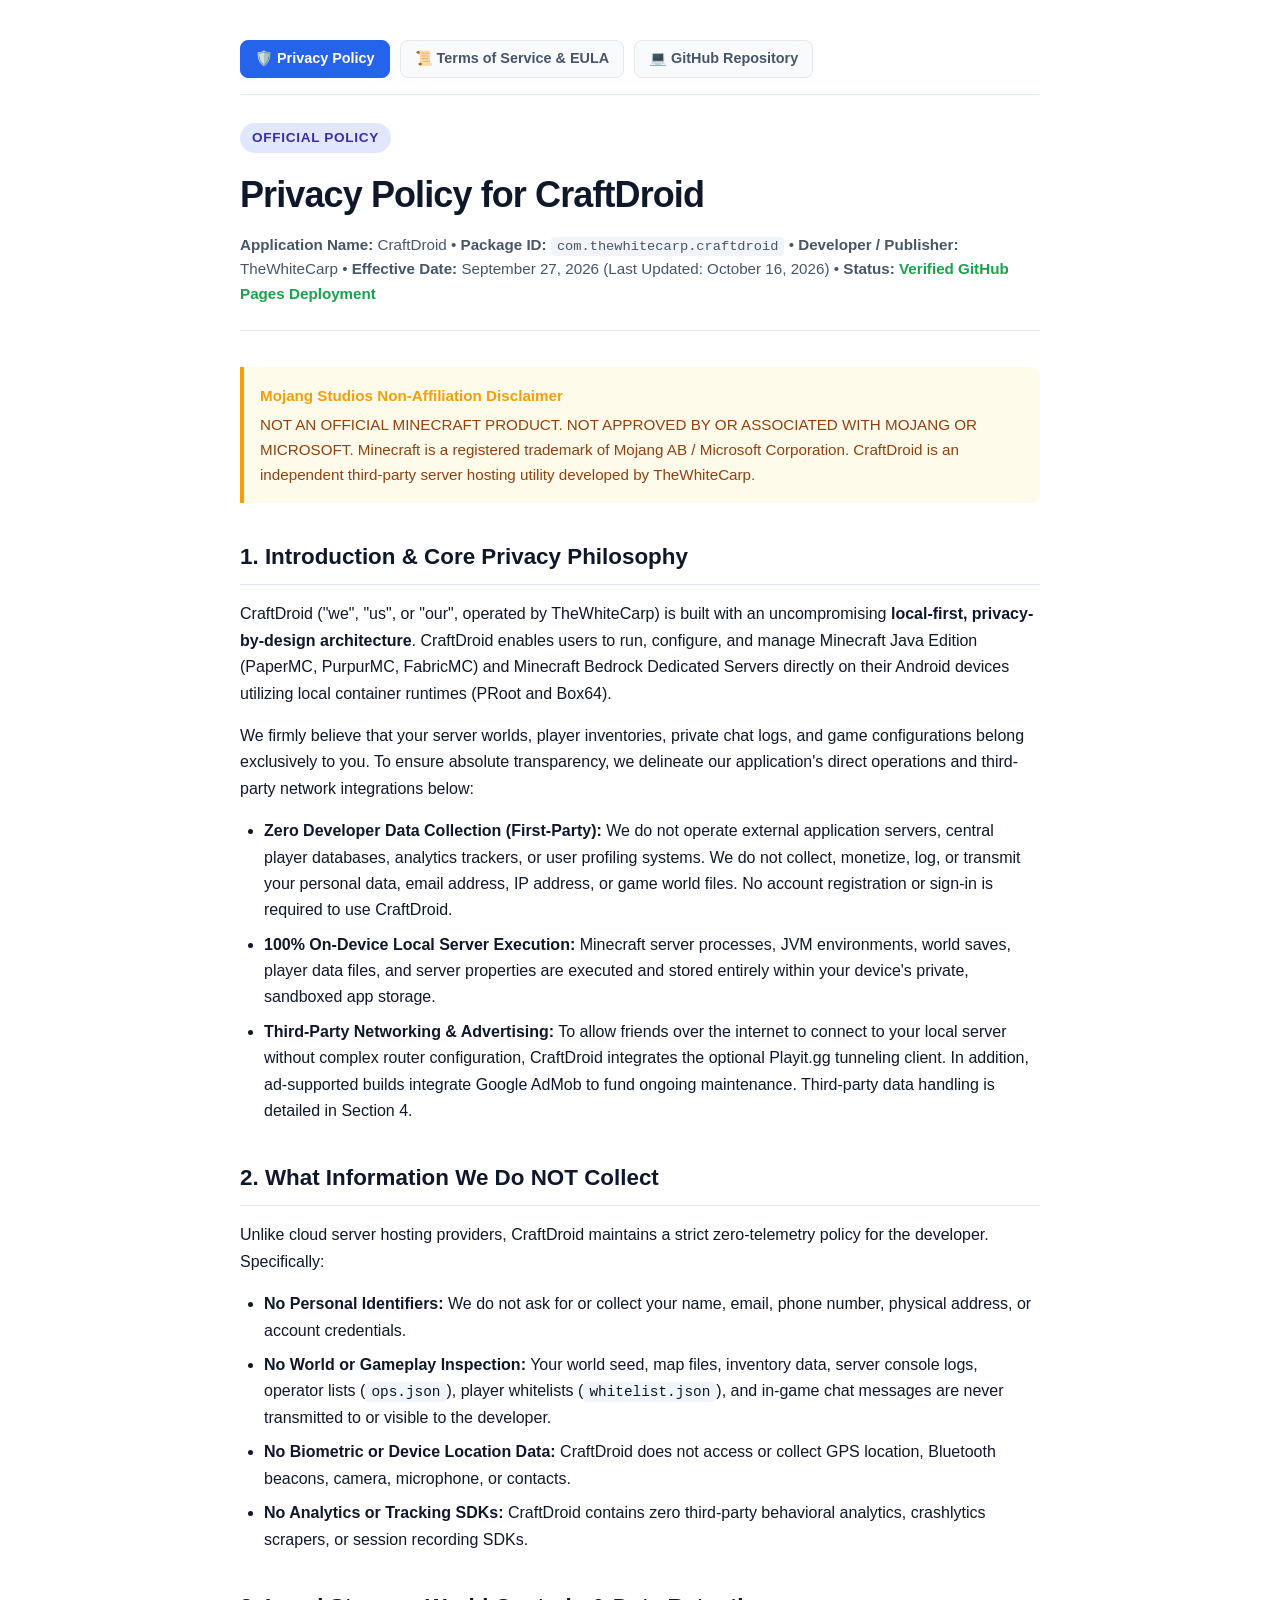
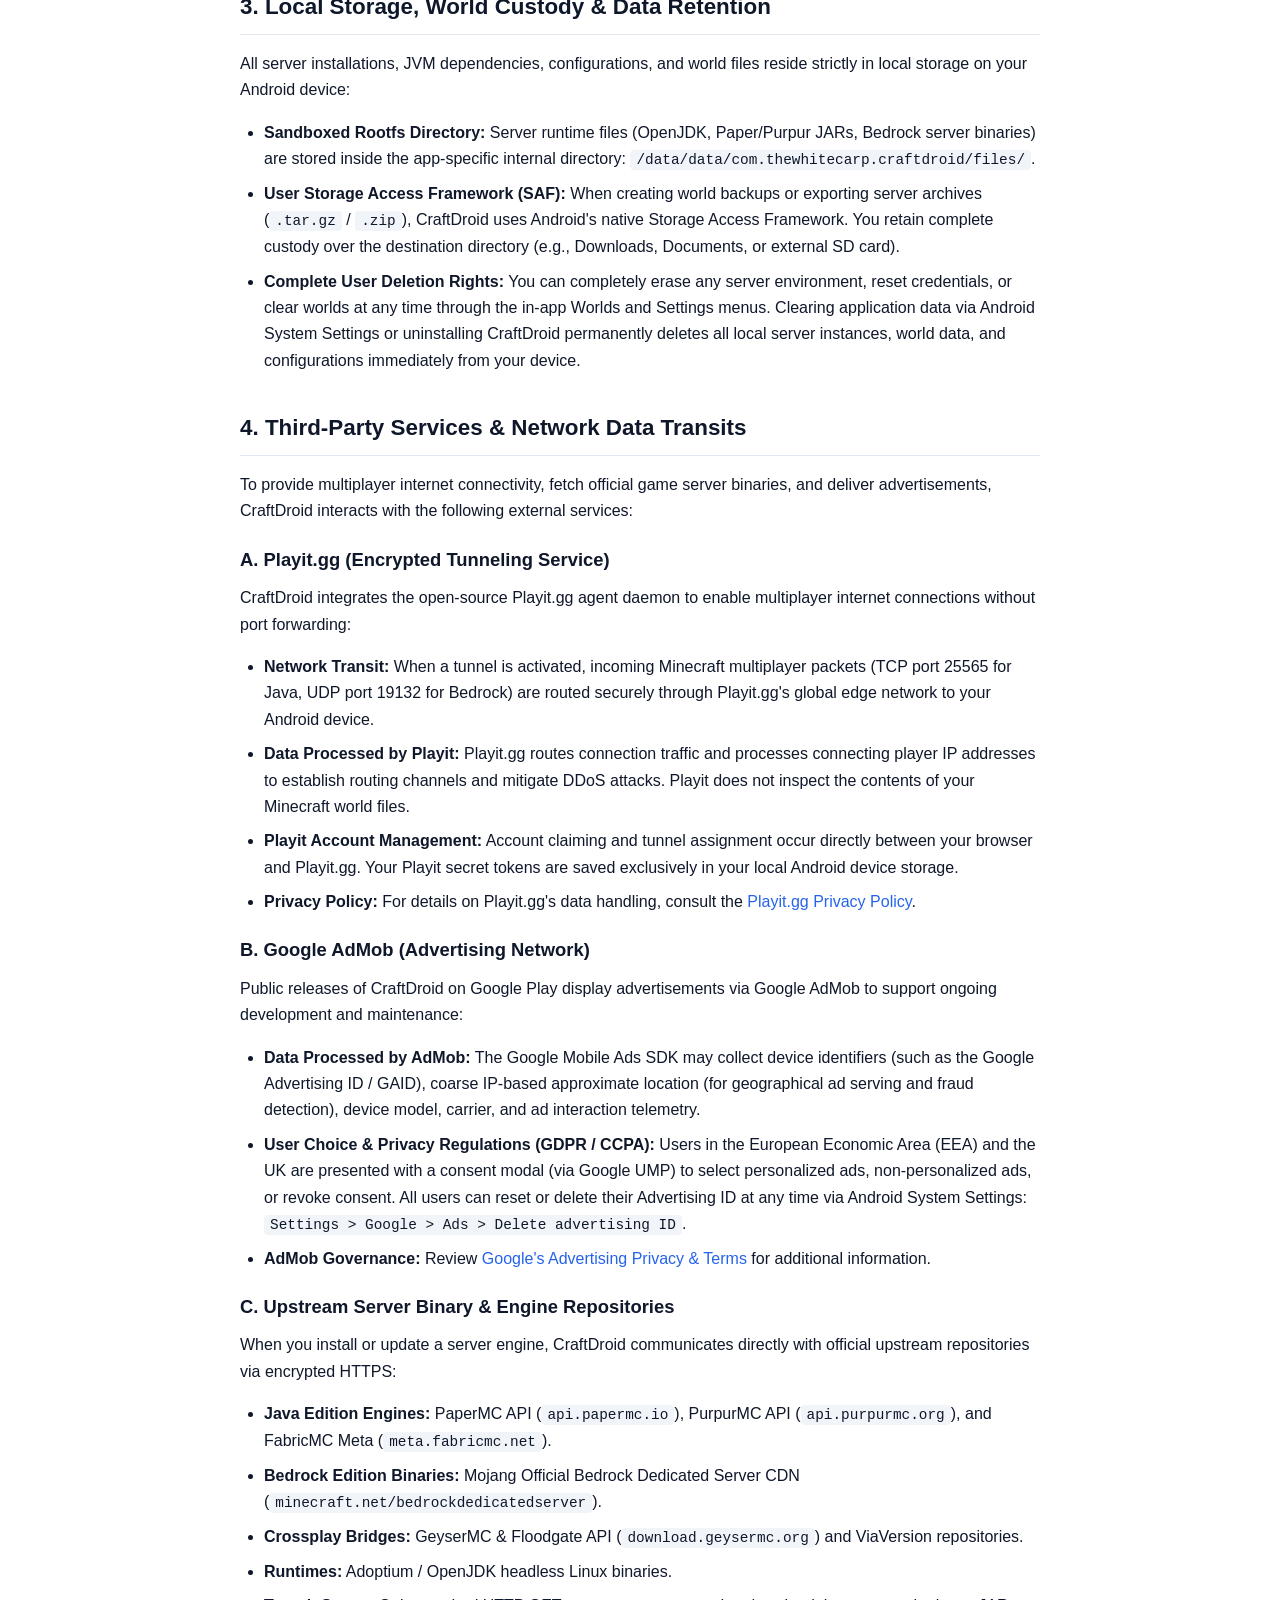
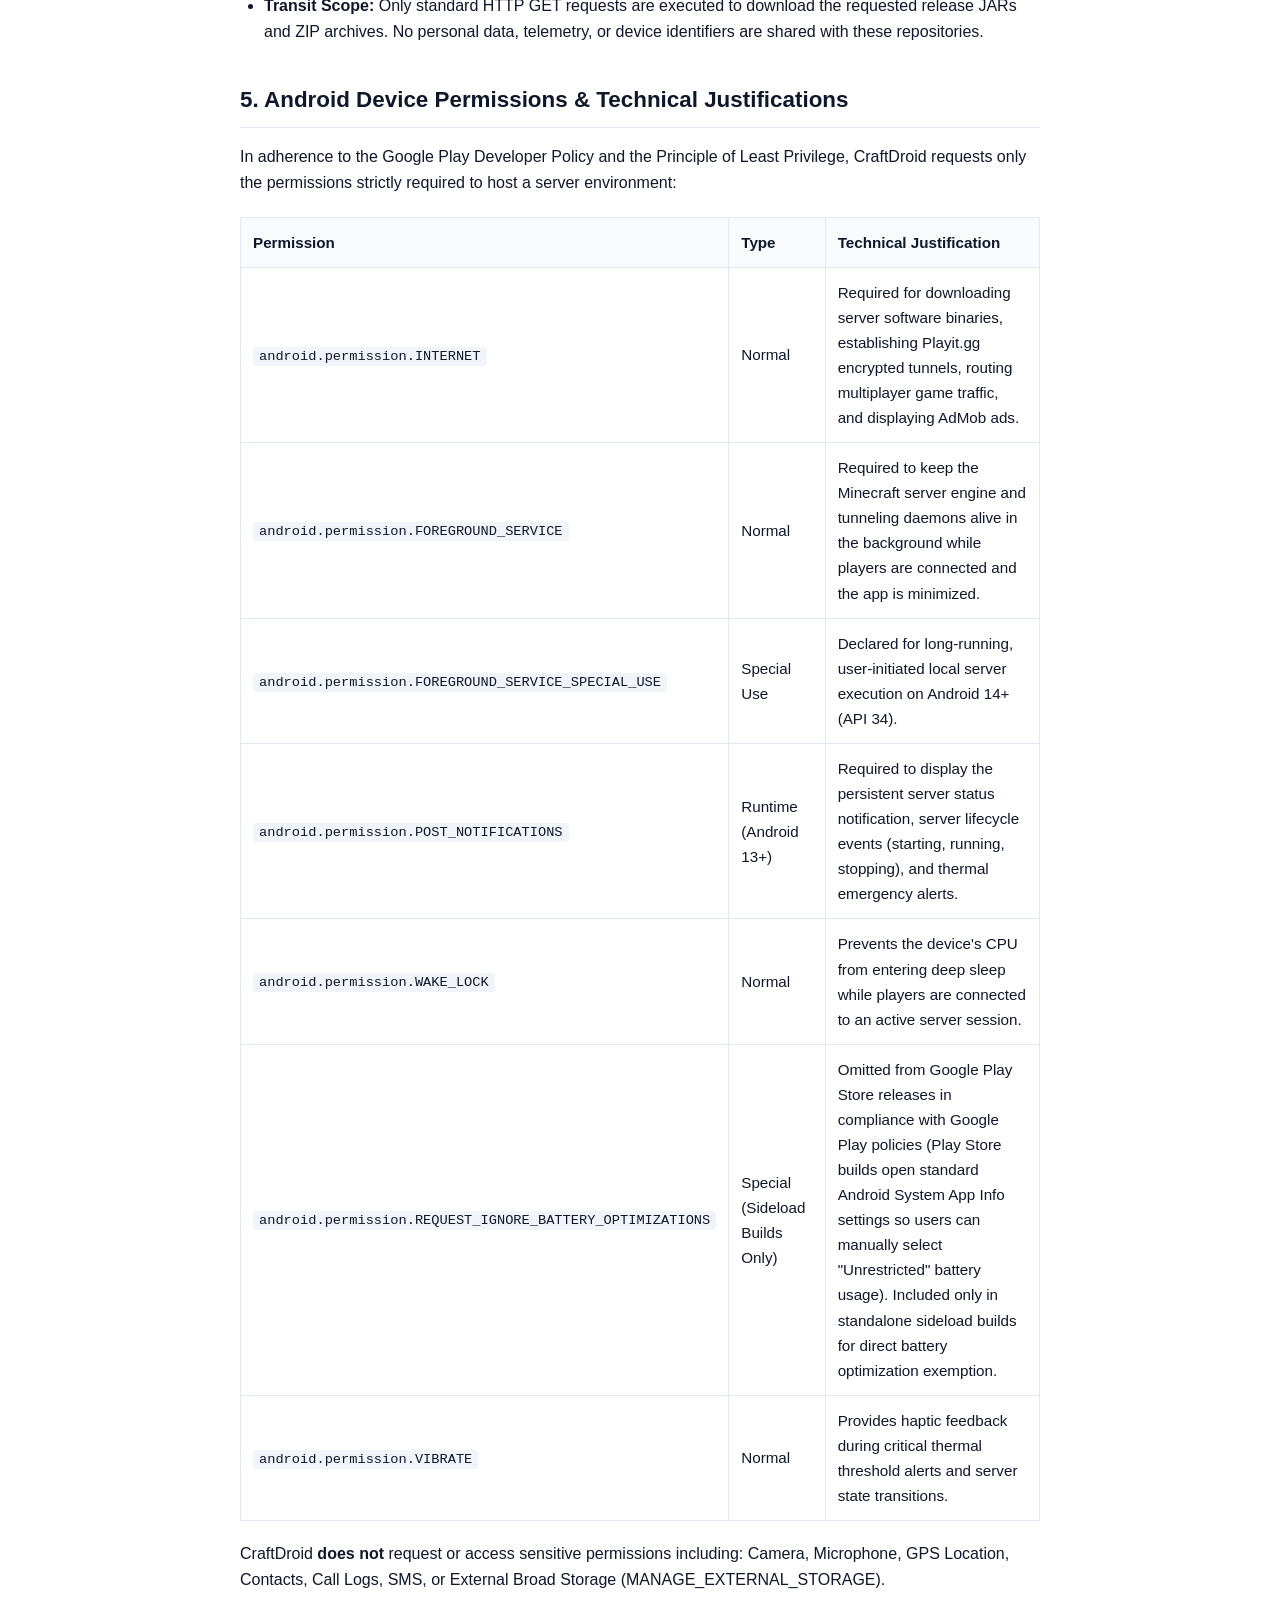
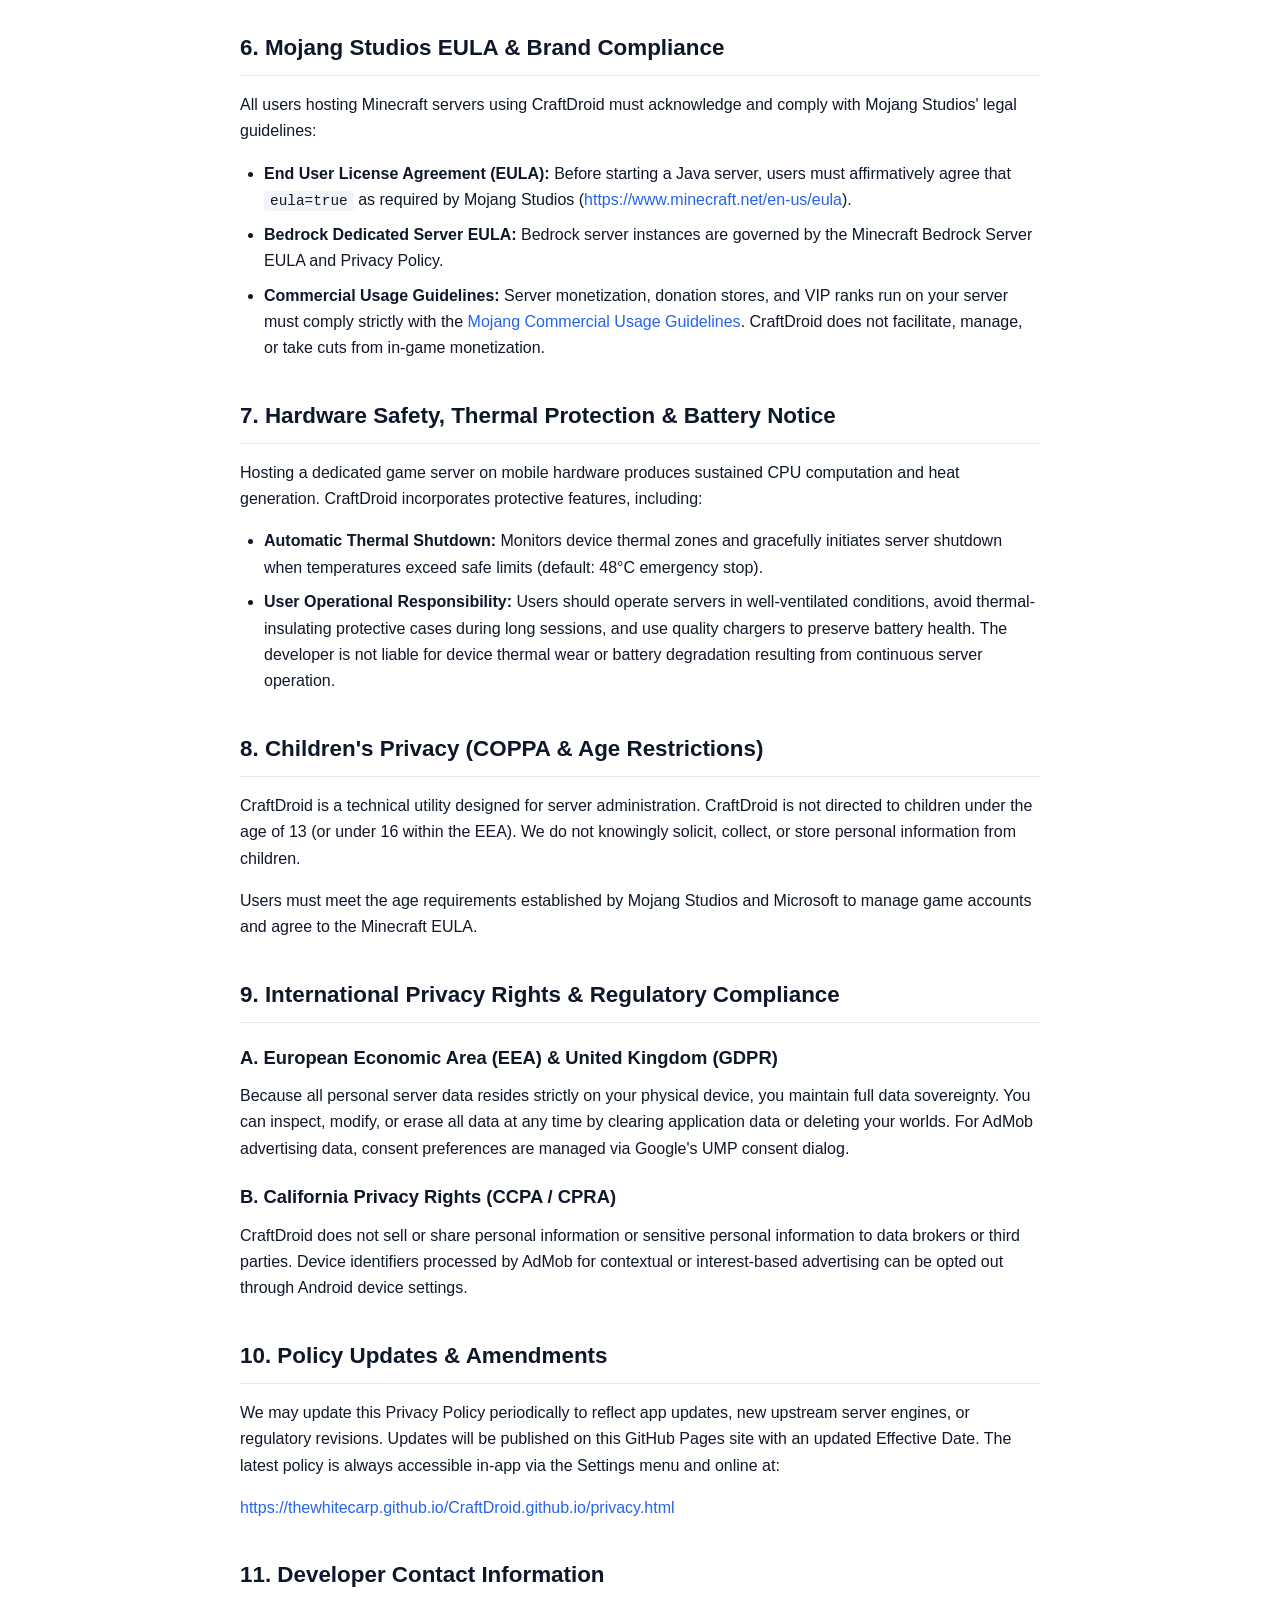
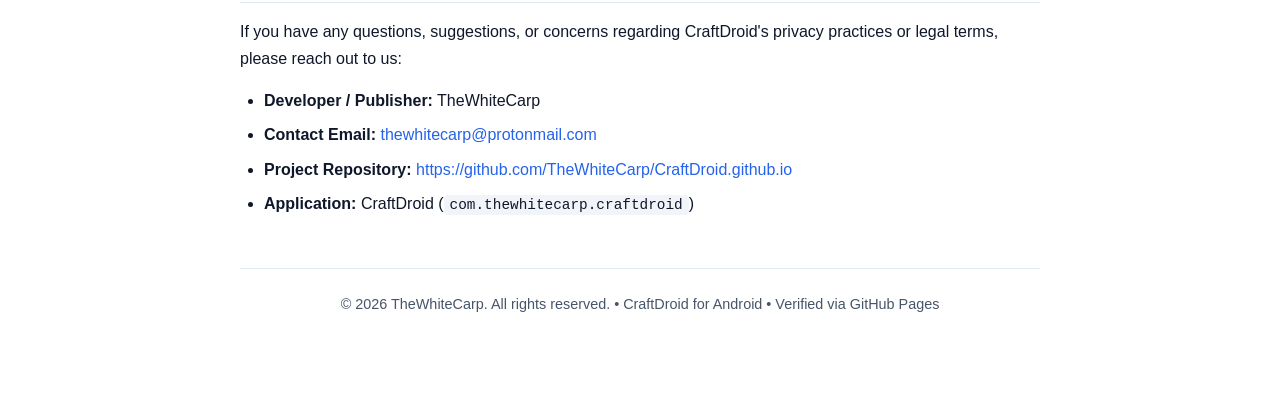
<file: index.html>
<!DOCTYPE html>
<html lang="en">
<head>
  <meta charset="UTF-8">
  <meta name="viewport" content="width=device-width, initial-scale=1.0">
  <title>Privacy Policy - CraftDroid</title>
  <meta name="description" content="Privacy Policy for CraftDroid - An independent, local-first Minecraft server hosting and management utility for Android.">
  <link rel="canonical" href="https://thewhitecarp.github.io/CraftDroid.github.io/">
  <style>
    :root {
      --bg: #ffffff;
      --card-bg: #f8fafc;
      --text: #0f172a;
      --text-muted: #475569;
      --border: #e2e8f0;
      --primary: #2563eb;
      --primary-light: #eff6ff;
      --badge-bg: #e0e7ff;
      --badge-text: #3730a3;
      --callout-bg: #f1f5f9;
      --callout-border: #94a3b8;
      --code-bg: #f1f5f9;
      --warning-bg: #fffbeb;
      --warning-border: #f59e0b;
      --warning-text: #92400e;
    }

    @media (prefers-color-scheme: dark) {
      :root {
        --bg: #0b0f19;
        --card-bg: #111827;
        --text: #f3f4f6;
        --text-muted: #9ca3af;
        --border: #1f2937;
        --primary: #3b82f6;
        --primary-light: #1e293b;
        --badge-bg: #312e81;
        --badge-text: #c7d2fe;
        --callout-bg: #1e293b;
        --callout-border: #475569;
        --code-bg: #1f2937;
        --warning-bg: #1c1917;
        --warning-border: #d97706;
        --warning-text: #fef3c7;
      }
    }

    * {
      box-sizing: border-box;
      margin: 0;
      padding: 0;
    }

    body {
      font-family: -apple-system, BlinkMacSystemFont, "Segoe UI", Roboto, Helvetica, Arial, sans-serif;
      line-height: 1.65;
      color: var(--text);
      background-color: var(--bg);
      padding: 40px 20px;
    }

    .container {
      max-width: 800px;
      margin: 0 auto;
    }

    /* Top Navigation Tabs */
    .nav-tabs {
      display: flex;
      gap: 10px;
      margin-bottom: 28px;
      padding-bottom: 16px;
      border-bottom: 1px solid var(--border);
      flex-wrap: wrap;
    }

    .nav-tab {
      display: inline-flex;
      align-items: center;
      gap: 6px;
      padding: 6px 14px;
      border-radius: 8px;
      font-size: 0.9rem;
      font-weight: 600;
      color: var(--text-muted);
      background-color: var(--card-bg);
      border: 1px solid var(--border);
      text-decoration: none;
      transition: all 0.15s ease-in-out;
    }

    .nav-tab:hover {
      color: var(--primary);
      border-color: var(--primary);
      text-decoration: none;
    }

    .nav-tab.active {
      background-color: var(--primary);
      color: #ffffff;
      border-color: var(--primary);
    }

    header {
      border-bottom: 1px solid var(--border);
      padding-bottom: 24px;
      margin-bottom: 36px;
    }

    .app-badge {
      display: inline-block;
      padding: 4px 12px;
      border-radius: 9999px;
      background: var(--badge-bg);
      color: var(--badge-text);
      font-size: 0.85rem;
      font-weight: 600;
      text-transform: uppercase;
      letter-spacing: 0.05em;
      margin-bottom: 12px;
    }

    h1 {
      font-size: 2.25rem;
      font-weight: 800;
      letter-spacing: -0.025em;
      color: var(--text);
      margin-bottom: 8px;
    }

    .meta {
      font-size: 0.95rem;
      color: var(--text-muted);
      line-height: 1.6;
    }

    h2 {
      font-size: 1.4rem;
      font-weight: 700;
      margin-top: 36px;
      margin-bottom: 16px;
      padding-bottom: 8px;
      border-bottom: 1px solid var(--border);
      color: var(--text);
    }

    h3 {
      font-size: 1.15rem;
      font-weight: 600;
      margin-top: 20px;
      margin-bottom: 10px;
      color: var(--text);
    }

    p {
      margin-bottom: 16px;
      color: var(--text);
    }

    ul, ol {
      margin-bottom: 16px;
      padding-left: 24px;
      color: var(--text);
    }

    li {
      margin-bottom: 8px;
    }

    a {
      color: var(--primary);
      text-decoration: none;
    }

    a:hover {
      text-decoration: underline;
    }

    code {
      font-family: ui-monospace, SFMono-Regular, Menlo, Monaco, Consolas, monospace;
      font-size: 0.9em;
      background-color: var(--code-bg);
      padding: 2px 6px;
      border-radius: 4px;
    }

    .callout {
      background: var(--callout-bg);
      border-left: 4px solid var(--callout-border);
      padding: 16px;
      border-radius: 0 8px 8px 0;
      margin-bottom: 20px;
      font-size: 0.95rem;
    }

    .callout strong {
      display: block;
      margin-bottom: 4px;
      color: var(--text);
    }

    .callout-warning {
      background: var(--warning-bg);
      border-left-color: var(--warning-border);
      color: var(--warning-text);
    }

    .callout-warning strong {
      color: var(--warning-border);
    }

    table {
      width: 100%;
      border-collapse: collapse;
      margin: 20px 0;
      font-size: 0.95rem;
    }

    th, td {
      border: 1px solid var(--border);
      padding: 12px;
      text-align: left;
    }

    th {
      background-color: var(--card-bg);
      font-weight: 600;
    }

    footer {
      margin-top: 50px;
      padding-top: 24px;
      border-top: 1px solid var(--border);
      font-size: 0.9rem;
      color: var(--text-muted);
      text-align: center;
    }
  </style>
</head>
<body>

<div class="container">
  <nav class="nav-tabs" aria-label="Documentation Navigation">
    <a href="privacy.html" class="nav-tab active">🛡️ Privacy Policy</a>
    <a href="terms.html" class="nav-tab">📜 Terms of Service &amp; EULA</a>
    <a href="https://github.com/TheWhiteCarp/CraftDroid.github.io" target="_blank" rel="noopener" class="nav-tab">💻 GitHub Repository</a>
  </nav>

  <header>
    <span class="app-badge">Official Policy</span>
    <h1>Privacy Policy for CraftDroid</h1>
    <div class="meta">
      <strong>Application Name:</strong> CraftDroid &bull; 
      <strong>Package ID:</strong> <code>com.thewhitecarp.craftdroid</code> &bull; 
      <strong>Developer / Publisher:</strong> TheWhiteCarp &bull; 
      <strong>Effective Date:</strong> September 27, 2026 (Last Updated: October 16, 2026) &bull; 
      <strong>Status:</strong> <span style="color: #16a34a; font-weight: 600;">Verified GitHub Pages Deployment</span>
    </div>
  </header>

  <main>
    <div class="callout callout-warning">
      <strong>Mojang Studios Non-Affiliation Disclaimer</strong>
      NOT AN OFFICIAL MINECRAFT PRODUCT. NOT APPROVED BY OR ASSOCIATED WITH MOJANG OR MICROSOFT.
      Minecraft is a registered trademark of Mojang AB / Microsoft Corporation. CraftDroid is an independent third-party server hosting utility developed by TheWhiteCarp.
    </div>

    <section>
      <h2>1. Introduction &amp; Core Privacy Philosophy</h2>
      <p>CraftDroid ("we", "us", or "our", operated by TheWhiteCarp) is built with an uncompromising <strong>local-first, privacy-by-design architecture</strong>. CraftDroid enables users to run, configure, and manage Minecraft Java Edition (PaperMC, PurpurMC, FabricMC) and Minecraft Bedrock Dedicated Servers directly on their Android devices utilizing local container runtimes (PRoot and Box64).</p>
      <p>We firmly believe that your server worlds, player inventories, private chat logs, and game configurations belong exclusively to you. To ensure absolute transparency, we delineate our application's direct operations and third-party network integrations below:</p>
      <ul>
        <li><strong>Zero Developer Data Collection (First-Party):</strong> We do not operate external application servers, central player databases, analytics trackers, or user profiling systems. We do not collect, monetize, log, or transmit your personal data, email address, IP address, or game world files. No account registration or sign-in is required to use CraftDroid.</li>
        <li><strong>100% On-Device Local Server Execution:</strong> Minecraft server processes, JVM environments, world saves, player data files, and server properties are executed and stored entirely within your device's private, sandboxed app storage.</li>
        <li><strong>Third-Party Networking &amp; Advertising:</strong> To allow friends over the internet to connect to your local server without complex router configuration, CraftDroid integrates the optional Playit.gg tunneling client. In addition, ad-supported builds integrate Google AdMob to fund ongoing maintenance. Third-party data handling is detailed in Section 4.</li>
      </ul>
    </section>

    <section>
      <h2>2. What Information We Do NOT Collect</h2>
      <p>Unlike cloud server hosting providers, CraftDroid maintains a strict zero-telemetry policy for the developer. Specifically:</p>
      <ul>
        <li><strong>No Personal Identifiers:</strong> We do not ask for or collect your name, email, phone number, physical address, or account credentials.</li>
        <li><strong>No World or Gameplay Inspection:</strong> Your world seed, map files, inventory data, server console logs, operator lists (<code>ops.json</code>), player whitelists (<code>whitelist.json</code>), and in-game chat messages are never transmitted to or visible to the developer.</li>
        <li><strong>No Biometric or Device Location Data:</strong> CraftDroid does not access or collect GPS location, Bluetooth beacons, camera, microphone, or contacts.</li>
        <li><strong>No Analytics or Tracking SDKs:</strong> CraftDroid contains zero third-party behavioral analytics, crashlytics scrapers, or session recording SDKs.</li>
      </ul>
    </section>

    <section>
      <h2>3. Local Storage, World Custody &amp; Data Retention</h2>
      <p>All server installations, JVM dependencies, configurations, and world files reside strictly in local storage on your Android device:</p>
      <ul>
        <li><strong>Sandboxed Rootfs Directory:</strong> Server runtime files (OpenJDK, Paper/Purpur JARs, Bedrock server binaries) are stored inside the app-specific internal directory: <code>/data/data/com.thewhitecarp.craftdroid/files/</code>.</li>
        <li><strong>User Storage Access Framework (SAF):</strong> When creating world backups or exporting server archives (<code>.tar.gz</code> / <code>.zip</code>), CraftDroid uses Android's native Storage Access Framework. You retain complete custody over the destination directory (e.g., Downloads, Documents, or external SD card).</li>
        <li><strong>Complete User Deletion Rights:</strong> You can completely erase any server environment, reset credentials, or clear worlds at any time through the in-app Worlds and Settings menus. Clearing application data via Android System Settings or uninstalling CraftDroid permanently deletes all local server instances, world data, and configurations immediately from your device.</li>
      </ul>
    </section>

    <section>
      <h2>4. Third-Party Services &amp; Network Data Transits</h2>
      <p>To provide multiplayer internet connectivity, fetch official game server binaries, and deliver advertisements, CraftDroid interacts with the following external services:</p>

      <h3>A. Playit.gg (Encrypted Tunneling Service)</h3>
      <p>CraftDroid integrates the open-source Playit.gg agent daemon to enable multiplayer internet connections without port forwarding:</p>
      <ul>
        <li><strong>Network Transit:</strong> When a tunnel is activated, incoming Minecraft multiplayer packets (TCP port 25565 for Java, UDP port 19132 for Bedrock) are routed securely through Playit.gg's global edge network to your Android device.</li>
        <li><strong>Data Processed by Playit:</strong> Playit.gg routes connection traffic and processes connecting player IP addresses to establish routing channels and mitigate DDoS attacks. Playit does not inspect the contents of your Minecraft world files.</li>
        <li><strong>Playit Account Management:</strong> Account claiming and tunnel assignment occur directly between your browser and Playit.gg. Your Playit secret tokens are saved exclusively in your local Android device storage.</li>
        <li><strong>Privacy Policy:</strong> For details on Playit.gg's data handling, consult the <a href="https://playit.gg/privacy" target="_blank" rel="noopener">Playit.gg Privacy Policy</a>.</li>
      </ul>

      <h3>B. Google AdMob (Advertising Network)</h3>
      <p>Public releases of CraftDroid on Google Play display advertisements via Google AdMob to support ongoing development and maintenance:</p>
      <ul>
        <li><strong>Data Processed by AdMob:</strong> The Google Mobile Ads SDK may collect device identifiers (such as the Google Advertising ID / GAID), coarse IP-based approximate location (for geographical ad serving and fraud detection), device model, carrier, and ad interaction telemetry.</li>
        <li><strong>User Choice &amp; Privacy Regulations (GDPR / CCPA):</strong> Users in the European Economic Area (EEA) and the UK are presented with a consent modal (via Google UMP) to select personalized ads, non-personalized ads, or revoke consent. All users can reset or delete their Advertising ID at any time via Android System Settings: <code>Settings &gt; Google &gt; Ads &gt; Delete advertising ID</code>.</li>
        <li><strong>AdMob Governance:</strong> Review <a href="https://policies.google.com/technologies/ads" target="_blank" rel="noopener">Google's Advertising Privacy &amp; Terms</a> for additional information.</li>
      </ul>

      <h3>C. Upstream Server Binary &amp; Engine Repositories</h3>
      <p>When you install or update a server engine, CraftDroid communicates directly with official upstream repositories via encrypted HTTPS:</p>
      <ul>
        <li><strong>Java Edition Engines:</strong> PaperMC API (<code>api.papermc.io</code>), PurpurMC API (<code>api.purpurmc.org</code>), and FabricMC Meta (<code>meta.fabricmc.net</code>).</li>
        <li><strong>Bedrock Edition Binaries:</strong> Mojang Official Bedrock Dedicated Server CDN (<code>minecraft.net/bedrockdedicatedserver</code>).</li>
        <li><strong>Crossplay Bridges:</strong> GeyserMC &amp; Floodgate API (<code>download.geysermc.org</code>) and ViaVersion repositories.</li>
        <li><strong>Runtimes:</strong> Adoptium / OpenJDK headless Linux binaries.</li>
        <li><strong>Transit Scope:</strong> Only standard HTTP GET requests are executed to download the requested release JARs and ZIP archives. No personal data, telemetry, or device identifiers are shared with these repositories.</li>
      </ul>
    </section>

    <section>
      <h2>5. Android Device Permissions &amp; Technical Justifications</h2>
      <p>In adherence to the Google Play Developer Policy and the Principle of Least Privilege, CraftDroid requests only the permissions strictly required to host a server environment:</p>
      <table>
        <thead>
          <tr>
            <th>Permission</th>
            <th>Type</th>
            <th>Technical Justification</th>
          </tr>
        </thead>
        <tbody>
          <tr>
            <td><code>android.permission.INTERNET</code></td>
            <td>Normal</td>
            <td>Required for downloading server software binaries, establishing Playit.gg encrypted tunnels, routing multiplayer game traffic, and displaying AdMob ads.</td>
          </tr>
          <tr>
            <td><code>android.permission.FOREGROUND_SERVICE</code></td>
            <td>Normal</td>
            <td>Required to keep the Minecraft server engine and tunneling daemons alive in the background while players are connected and the app is minimized.</td>
          </tr>
          <tr>
            <td><code>android.permission.FOREGROUND_SERVICE_SPECIAL_USE</code></td>
            <td>Special Use</td>
            <td>Declared for long-running, user-initiated local server execution on Android 14+ (API 34).</td>
          </tr>
          <tr>
            <td><code>android.permission.POST_NOTIFICATIONS</code></td>
            <td>Runtime (Android 13+)</td>
            <td>Required to display the persistent server status notification, server lifecycle events (starting, running, stopping), and thermal emergency alerts.</td>
          </tr>
          <tr>
            <td><code>android.permission.WAKE_LOCK</code></td>
            <td>Normal</td>
            <td>Prevents the device's CPU from entering deep sleep while players are connected to an active server session.</td>
          </tr>
          <tr>
            <td><code>android.permission.REQUEST_IGNORE_BATTERY_OPTIMIZATIONS</code></td>
            <td>Special (Sideload Builds Only)</td>
            <td>Omitted from Google Play Store releases in compliance with Google Play policies (Play Store builds open standard Android System App Info settings so users can manually select "Unrestricted" battery usage). Included only in standalone sideload builds for direct battery optimization exemption.</td>
          </tr>
          <tr>
            <td><code>android.permission.VIBRATE</code></td>
            <td>Normal</td>
            <td>Provides haptic feedback during critical thermal threshold alerts and server state transitions.</td>
          </tr>
        </tbody>
      </table>
      <p>CraftDroid <strong>does not</strong> request or access sensitive permissions including: Camera, Microphone, GPS Location, Contacts, Call Logs, SMS, or External Broad Storage (MANAGE_EXTERNAL_STORAGE).</p>
    </section>

    <section>
      <h2>6. Mojang Studios EULA &amp; Brand Compliance</h2>
      <p>All users hosting Minecraft servers using CraftDroid must acknowledge and comply with Mojang Studios' legal guidelines:</p>
      <ul>
        <li><strong>End User License Agreement (EULA):</strong> Before starting a Java server, users must affirmatively agree that <code>eula=true</code> as required by Mojang Studios (<a href="https://www.minecraft.net/en-us/eula" target="_blank" rel="noopener">https://www.minecraft.net/en-us/eula</a>).</li>
        <li><strong>Bedrock Dedicated Server EULA:</strong> Bedrock server instances are governed by the Minecraft Bedrock Server EULA and Privacy Policy.</li>
        <li><strong>Commercial Usage Guidelines:</strong> Server monetization, donation stores, and VIP ranks run on your server must comply strictly with the <a href="https://www.minecraft.net/en-us/usage-guidelines" target="_blank" rel="noopener">Mojang Commercial Usage Guidelines</a>. CraftDroid does not facilitate, manage, or take cuts from in-game monetization.</li>
      </ul>
    </section>

    <section>
      <h2>7. Hardware Safety, Thermal Protection &amp; Battery Notice</h2>
      <p>Hosting a dedicated game server on mobile hardware produces sustained CPU computation and heat generation. CraftDroid incorporates protective features, including:</p>
      <ul>
        <li><strong>Automatic Thermal Shutdown:</strong> Monitors device thermal zones and gracefully initiates server shutdown when temperatures exceed safe limits (default: 48°C emergency stop).</li>
        <li><strong>User Operational Responsibility:</strong> Users should operate servers in well-ventilated conditions, avoid thermal-insulating protective cases during long sessions, and use quality chargers to preserve battery health. The developer is not liable for device thermal wear or battery degradation resulting from continuous server operation.</li>
      </ul>
    </section>

    <section>
      <h2>8. Children's Privacy (COPPA &amp; Age Restrictions)</h2>
      <p>CraftDroid is a technical utility designed for server administration. CraftDroid is not directed to children under the age of 13 (or under 16 within the EEA). We do not knowingly solicit, collect, or store personal information from children.</p>
      <p>Users must meet the age requirements established by Mojang Studios and Microsoft to manage game accounts and agree to the Minecraft EULA.</p>
    </section>

    <section>
      <h2>9. International Privacy Rights &amp; Regulatory Compliance</h2>
      <h3>A. European Economic Area (EEA) &amp; United Kingdom (GDPR)</h3>
      <p>Because all personal server data resides strictly on your physical device, you maintain full data sovereignty. You can inspect, modify, or erase all data at any time by clearing application data or deleting your worlds. For AdMob advertising data, consent preferences are managed via Google's UMP consent dialog.</p>

      <h3>B. California Privacy Rights (CCPA / CPRA)</h3>
      <p>CraftDroid does not sell or share personal information or sensitive personal information to data brokers or third parties. Device identifiers processed by AdMob for contextual or interest-based advertising can be opted out through Android device settings.</p>
    </section>

    <section>
      <h2>10. Policy Updates &amp; Amendments</h2>
      <p>We may update this Privacy Policy periodically to reflect app updates, new upstream server engines, or regulatory revisions. Updates will be published on this GitHub Pages site with an updated Effective Date. The latest policy is always accessible in-app via the Settings menu and online at:</p>
      <p><a href="https://thewhitecarp.github.io/CraftDroid.github.io/privacy.html">https://thewhitecarp.github.io/CraftDroid.github.io/privacy.html</a></p>
    </section>

    <section>
      <h2>11. Developer Contact Information</h2>
      <p>If you have any questions, suggestions, or concerns regarding CraftDroid's privacy practices or legal terms, please reach out to us:</p>
      <ul>
        <li><strong>Developer / Publisher:</strong> TheWhiteCarp</li>
        <li><strong>Contact Email:</strong> <a href="mailto:thewhitecarp@protonmail.com">thewhitecarp@protonmail.com</a></li>
        <li><strong>Project Repository:</strong> <a href="https://github.com/TheWhiteCarp/CraftDroid.github.io" target="_blank" rel="noopener">https://github.com/TheWhiteCarp/CraftDroid.github.io</a></li>
        <li><strong>Application:</strong> CraftDroid (<code>com.thewhitecarp.craftdroid</code>)</li>
      </ul>
    </section>
  </main>

  <footer>
    &copy; 2026 TheWhiteCarp. All rights reserved. &bull; CraftDroid for Android &bull; Verified via GitHub Pages
  </footer>
</div>

</body>
</html>
</file>
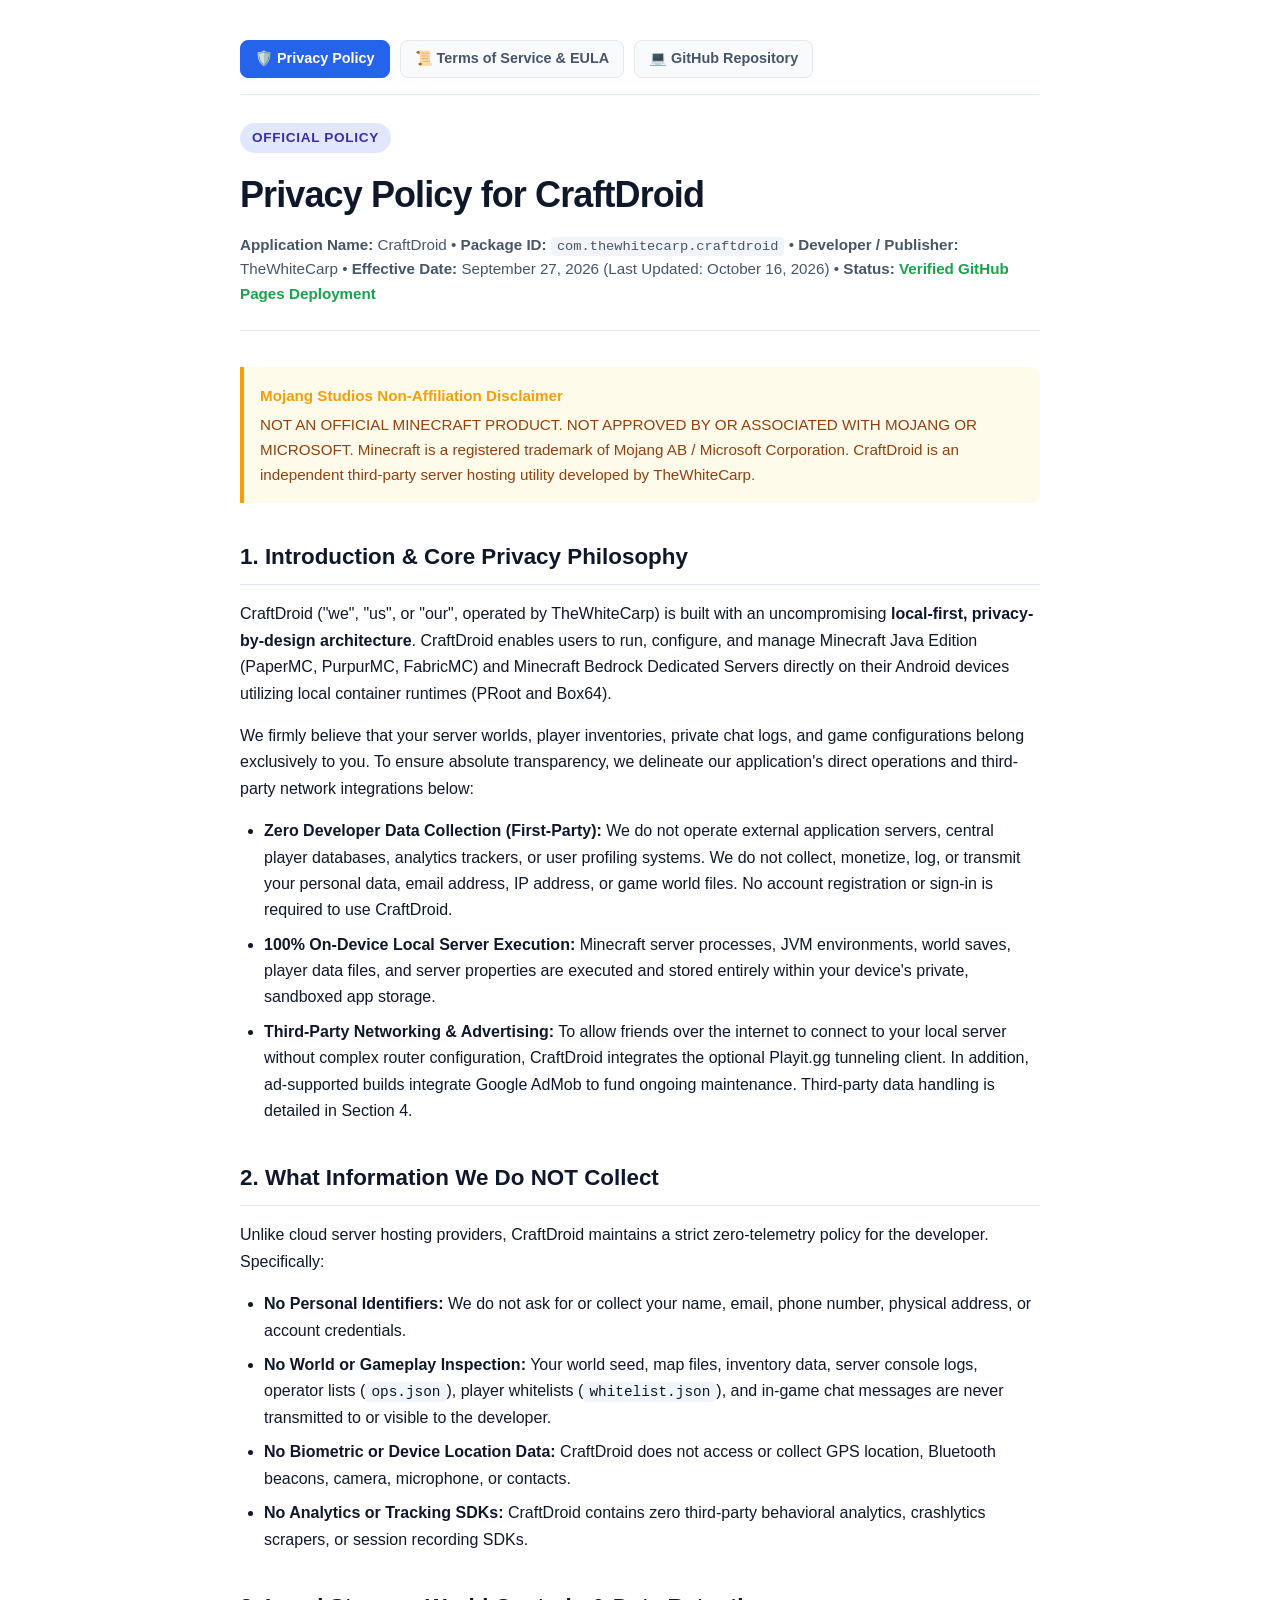
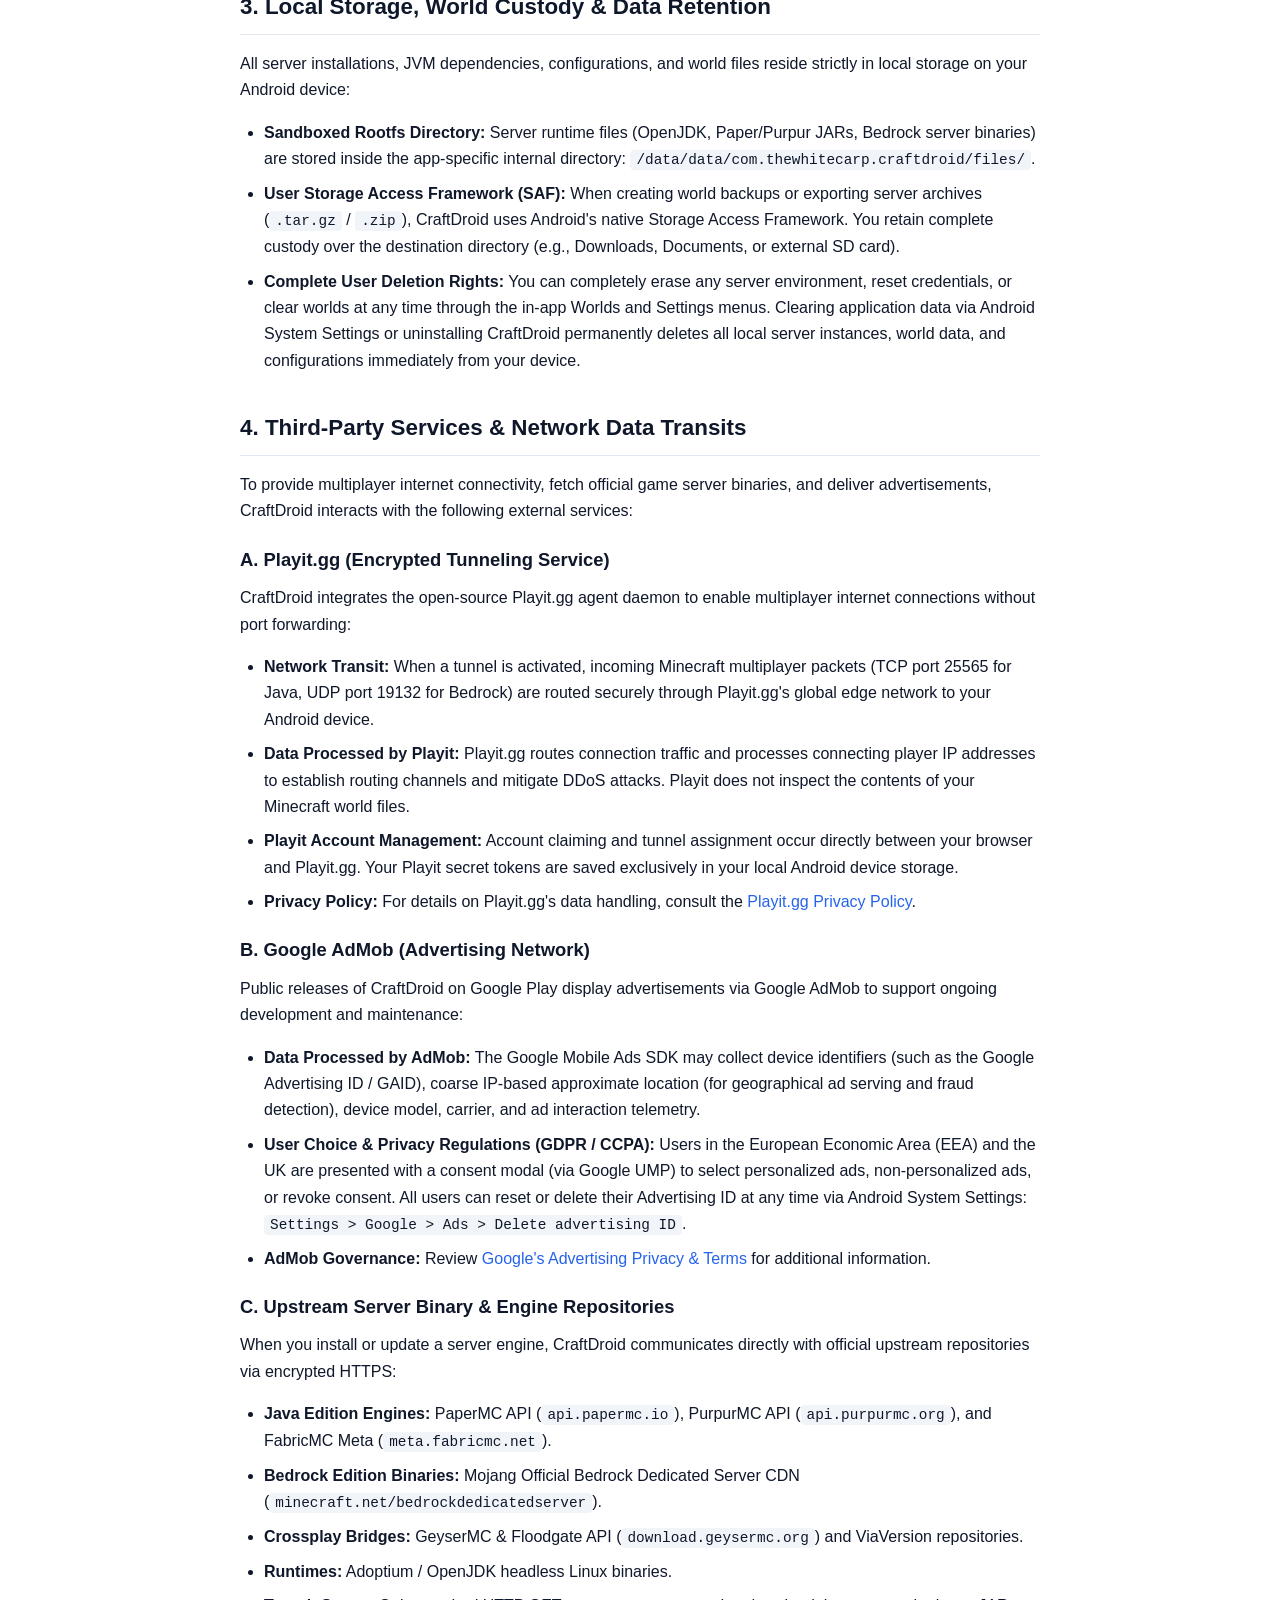
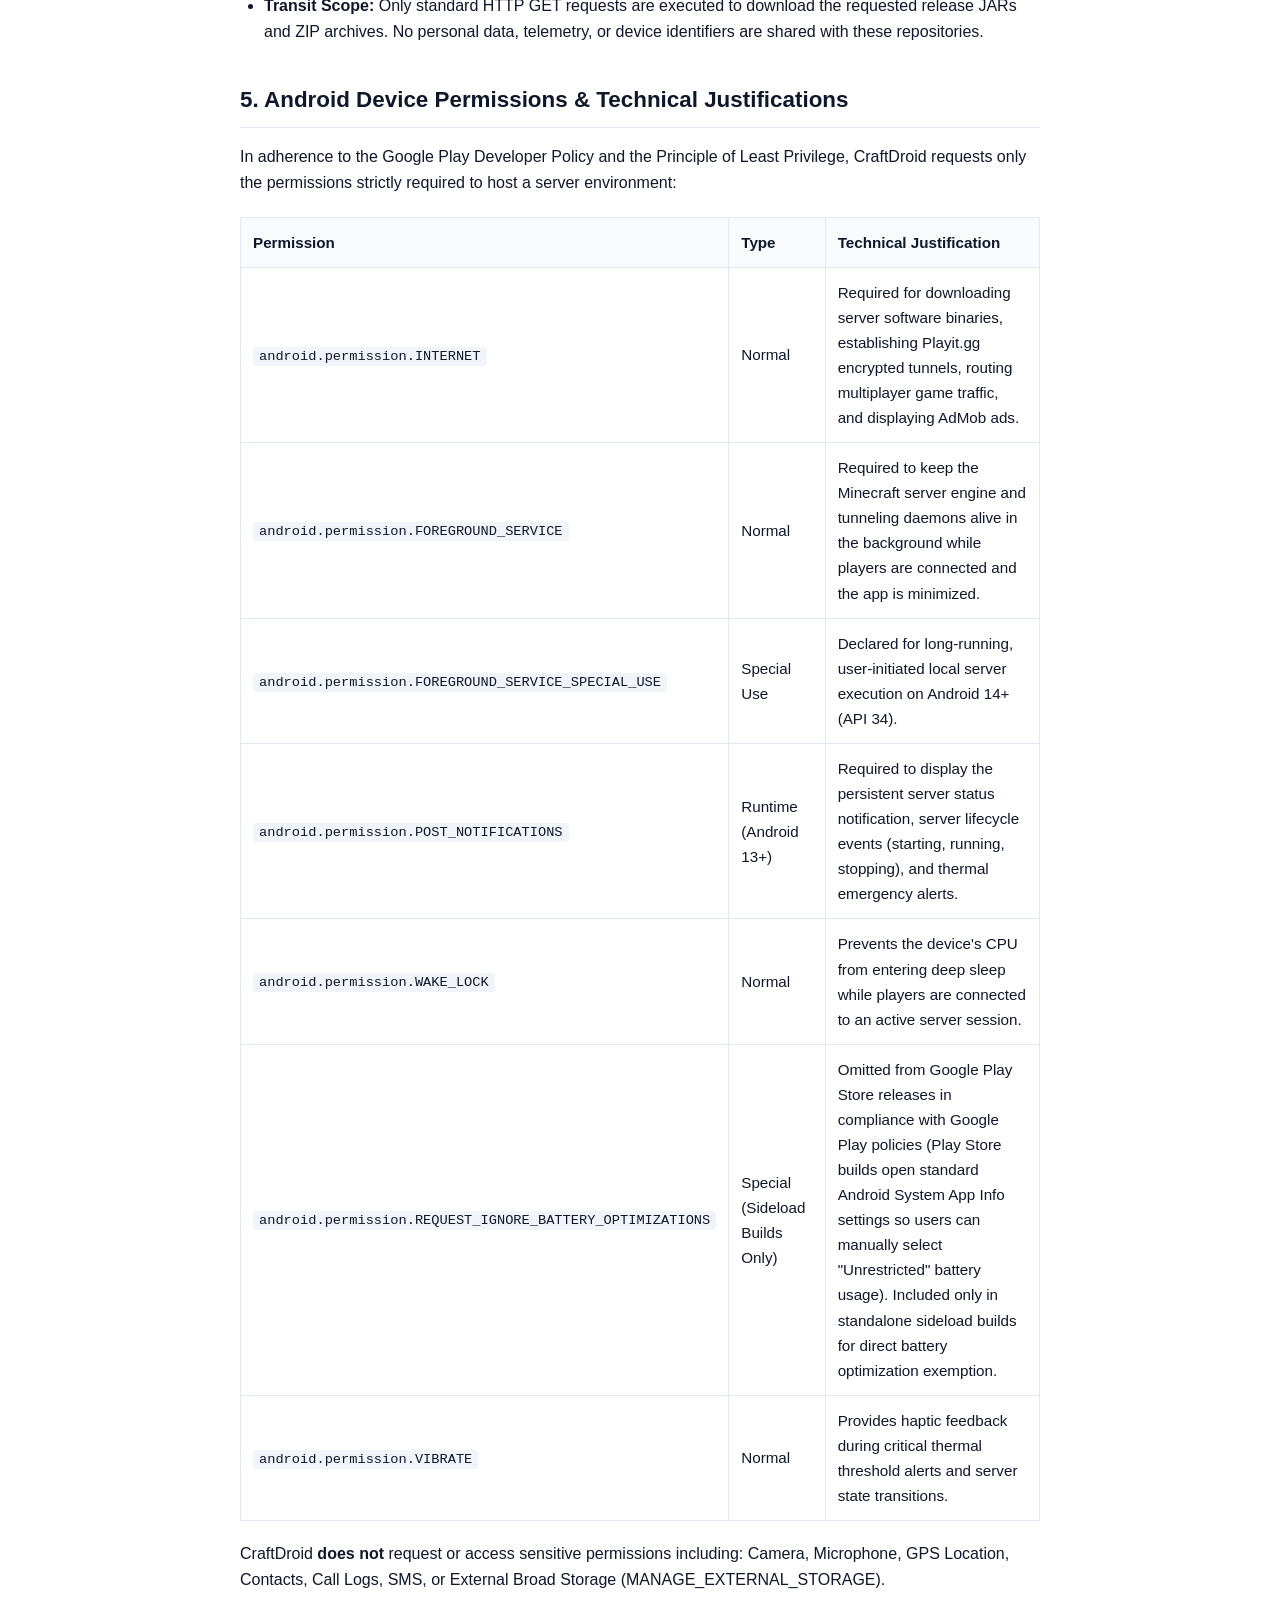
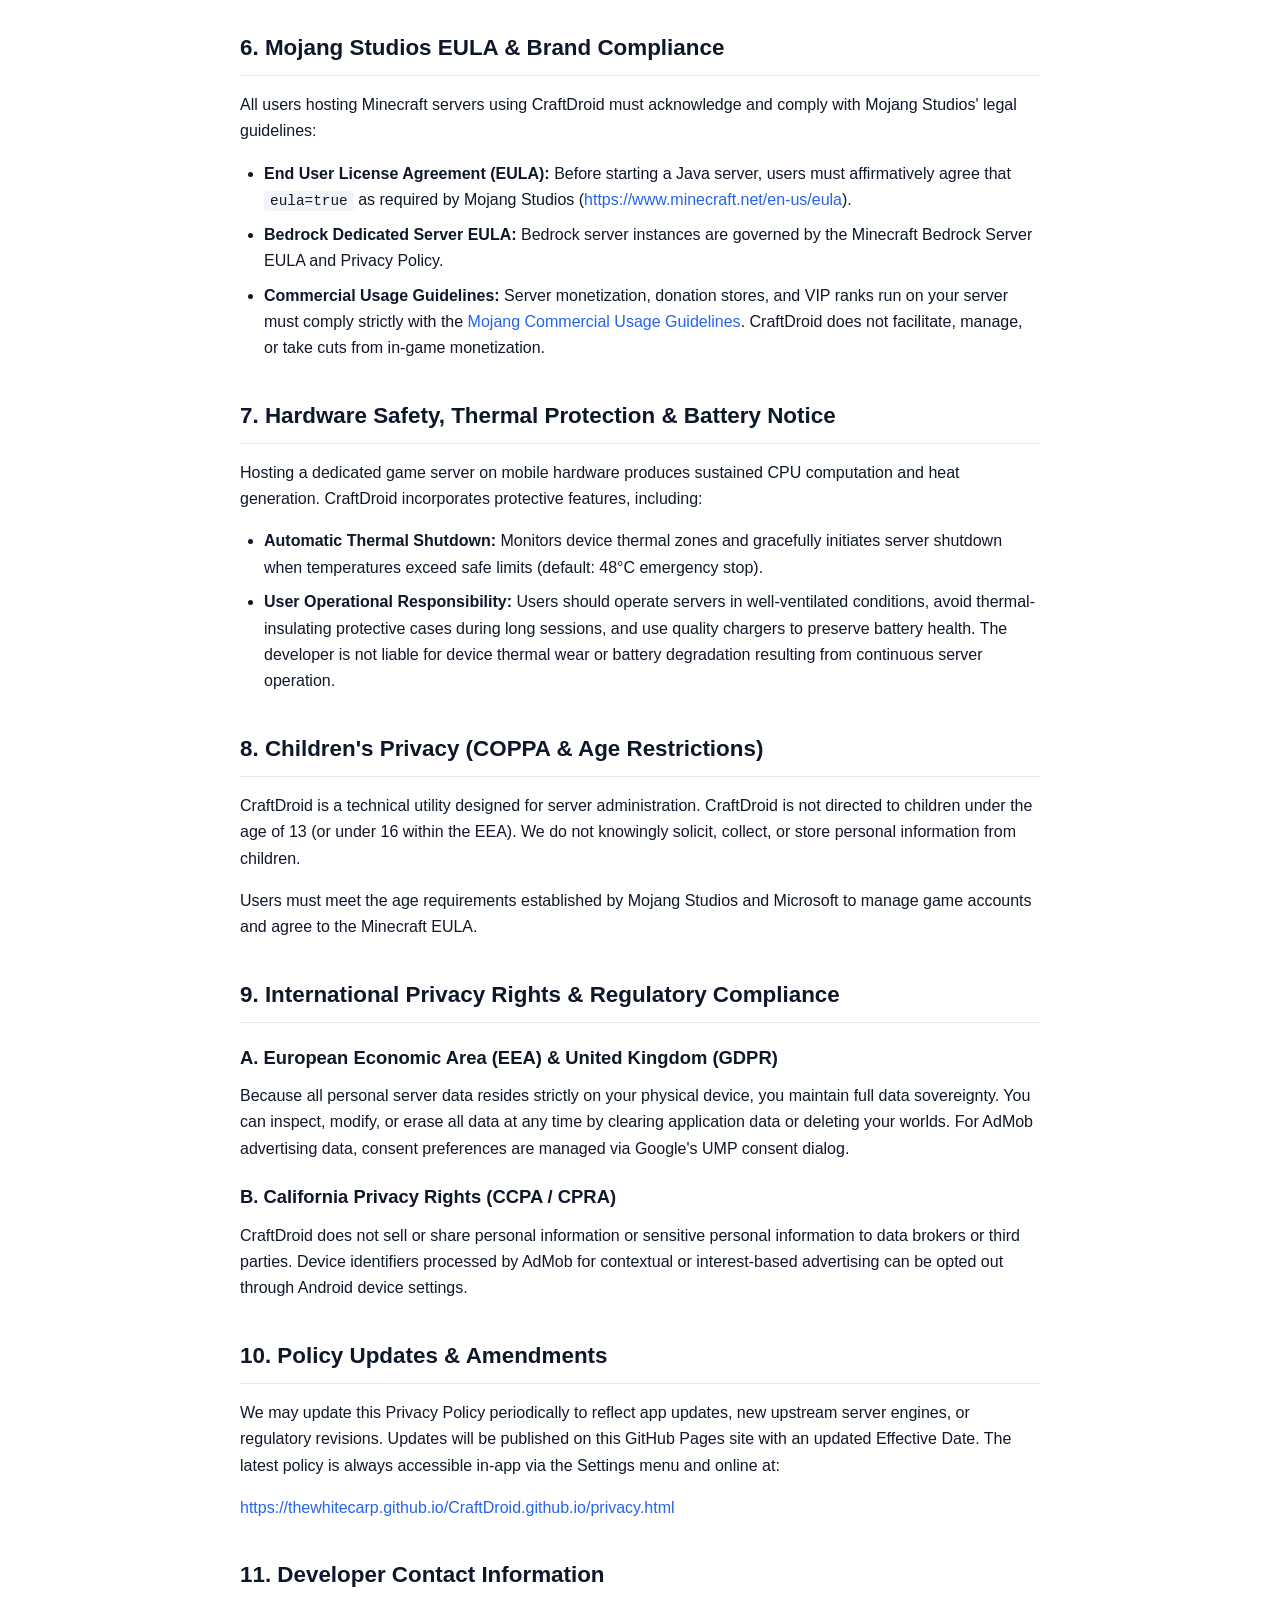
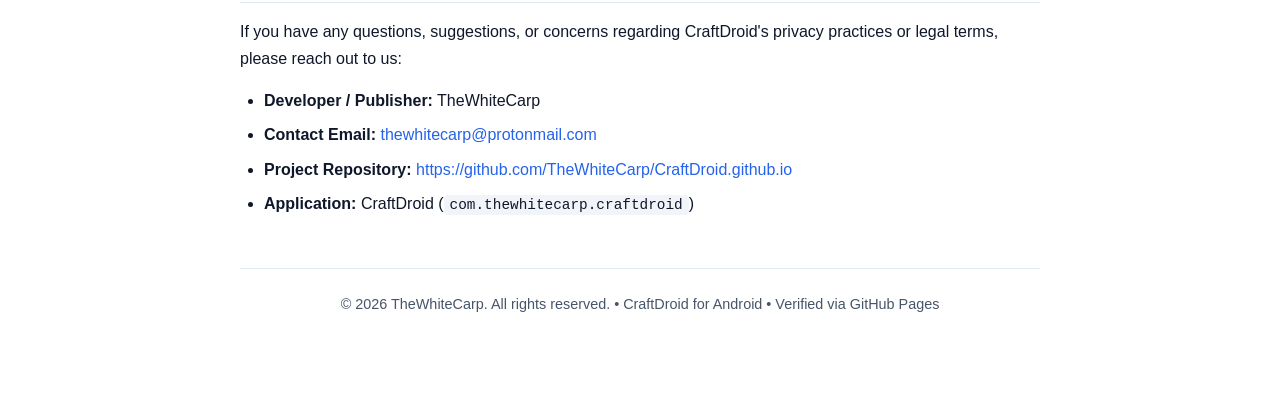
<file: privacy.html>
<!DOCTYPE html>
<html lang="en">
<head>
  <meta charset="UTF-8">
  <meta name="viewport" content="width=device-width, initial-scale=1.0">
  <title>Privacy Policy - CraftDroid</title>
  <meta name="description" content="Privacy Policy for CraftDroid - An independent, local-first Minecraft server hosting and management utility for Android.">
  <link rel="canonical" href="https://thewhitecarp.github.io/CraftDroid.github.io/privacy.html">
  <style>
    :root {
      --bg: #ffffff;
      --card-bg: #f8fafc;
      --text: #0f172a;
      --text-muted: #475569;
      --border: #e2e8f0;
      --primary: #2563eb;
      --primary-light: #eff6ff;
      --badge-bg: #e0e7ff;
      --badge-text: #3730a3;
      --callout-bg: #f1f5f9;
      --callout-border: #94a3b8;
      --code-bg: #f1f5f9;
      --warning-bg: #fffbeb;
      --warning-border: #f59e0b;
      --warning-text: #92400e;
    }

    @media (prefers-color-scheme: dark) {
      :root {
        --bg: #0b0f19;
        --card-bg: #111827;
        --text: #f3f4f6;
        --text-muted: #9ca3af;
        --border: #1f2937;
        --primary: #3b82f6;
        --primary-light: #1e293b;
        --badge-bg: #312e81;
        --badge-text: #c7d2fe;
        --callout-bg: #1e293b;
        --callout-border: #475569;
        --code-bg: #1f2937;
        --warning-bg: #1c1917;
        --warning-border: #d97706;
        --warning-text: #fef3c7;
      }
    }

    * {
      box-sizing: border-box;
      margin: 0;
      padding: 0;
    }

    body {
      font-family: -apple-system, BlinkMacSystemFont, "Segoe UI", Roboto, Helvetica, Arial, sans-serif;
      line-height: 1.65;
      color: var(--text);
      background-color: var(--bg);
      padding: 40px 20px;
    }

    .container {
      max-width: 800px;
      margin: 0 auto;
    }

    /* Top Navigation Tabs */
    .nav-tabs {
      display: flex;
      gap: 10px;
      margin-bottom: 28px;
      padding-bottom: 16px;
      border-bottom: 1px solid var(--border);
      flex-wrap: wrap;
    }

    .nav-tab {
      display: inline-flex;
      align-items: center;
      gap: 6px;
      padding: 6px 14px;
      border-radius: 8px;
      font-size: 0.9rem;
      font-weight: 600;
      color: var(--text-muted);
      background-color: var(--card-bg);
      border: 1px solid var(--border);
      text-decoration: none;
      transition: all 0.15s ease-in-out;
    }

    .nav-tab:hover {
      color: var(--primary);
      border-color: var(--primary);
      text-decoration: none;
    }

    .nav-tab.active {
      background-color: var(--primary);
      color: #ffffff;
      border-color: var(--primary);
    }

    header {
      border-bottom: 1px solid var(--border);
      padding-bottom: 24px;
      margin-bottom: 36px;
    }

    .app-badge {
      display: inline-block;
      padding: 4px 12px;
      border-radius: 9999px;
      background: var(--badge-bg);
      color: var(--badge-text);
      font-size: 0.85rem;
      font-weight: 600;
      text-transform: uppercase;
      letter-spacing: 0.05em;
      margin-bottom: 12px;
    }

    h1 {
      font-size: 2.25rem;
      font-weight: 800;
      letter-spacing: -0.025em;
      color: var(--text);
      margin-bottom: 8px;
    }

    .meta {
      font-size: 0.95rem;
      color: var(--text-muted);
      line-height: 1.6;
    }

    h2 {
      font-size: 1.4rem;
      font-weight: 700;
      margin-top: 36px;
      margin-bottom: 16px;
      padding-bottom: 8px;
      border-bottom: 1px solid var(--border);
      color: var(--text);
    }

    h3 {
      font-size: 1.15rem;
      font-weight: 600;
      margin-top: 20px;
      margin-bottom: 10px;
      color: var(--text);
    }

    p {
      margin-bottom: 16px;
      color: var(--text);
    }

    ul, ol {
      margin-bottom: 16px;
      padding-left: 24px;
      color: var(--text);
    }

    li {
      margin-bottom: 8px;
    }

    a {
      color: var(--primary);
      text-decoration: none;
    }

    a:hover {
      text-decoration: underline;
    }

    code {
      font-family: ui-monospace, SFMono-Regular, Menlo, Monaco, Consolas, monospace;
      font-size: 0.9em;
      background-color: var(--code-bg);
      padding: 2px 6px;
      border-radius: 4px;
    }

    .callout {
      background: var(--callout-bg);
      border-left: 4px solid var(--callout-border);
      padding: 16px;
      border-radius: 0 8px 8px 0;
      margin-bottom: 20px;
      font-size: 0.95rem;
    }

    .callout strong {
      display: block;
      margin-bottom: 4px;
      color: var(--text);
    }

    .callout-warning {
      background: var(--warning-bg);
      border-left-color: var(--warning-border);
      color: var(--warning-text);
    }

    .callout-warning strong {
      color: var(--warning-border);
    }

    table {
      width: 100%;
      border-collapse: collapse;
      margin: 20px 0;
      font-size: 0.95rem;
    }

    th, td {
      border: 1px solid var(--border);
      padding: 12px;
      text-align: left;
    }

    th {
      background-color: var(--card-bg);
      font-weight: 600;
    }

    footer {
      margin-top: 50px;
      padding-top: 24px;
      border-top: 1px solid var(--border);
      font-size: 0.9rem;
      color: var(--text-muted);
      text-align: center;
    }
  </style>
</head>
<body>

<div class="container">
  <nav class="nav-tabs" aria-label="Documentation Navigation">
    <a href="privacy.html" class="nav-tab active">🛡️ Privacy Policy</a>
    <a href="terms.html" class="nav-tab">📜 Terms of Service &amp; EULA</a>
    <a href="https://github.com/TheWhiteCarp/CraftDroid.github.io" target="_blank" rel="noopener" class="nav-tab">💻 GitHub Repository</a>
  </nav>

  <header>
    <span class="app-badge">Official Policy</span>
    <h1>Privacy Policy for CraftDroid</h1>
    <div class="meta">
      <strong>Application Name:</strong> CraftDroid &bull; 
      <strong>Package ID:</strong> <code>com.thewhitecarp.craftdroid</code> &bull; 
      <strong>Developer / Publisher:</strong> TheWhiteCarp &bull; 
      <strong>Effective Date:</strong> September 27, 2026 (Last Updated: October 16, 2026) &bull; 
      <strong>Status:</strong> <span style="color: #16a34a; font-weight: 600;">Verified GitHub Pages Deployment</span>
    </div>
  </header>

  <main>
    <div class="callout callout-warning">
      <strong>Mojang Studios Non-Affiliation Disclaimer</strong>
      NOT AN OFFICIAL MINECRAFT PRODUCT. NOT APPROVED BY OR ASSOCIATED WITH MOJANG OR MICROSOFT.
      Minecraft is a registered trademark of Mojang AB / Microsoft Corporation. CraftDroid is an independent third-party server hosting utility developed by TheWhiteCarp.
    </div>

    <section>
      <h2>1. Introduction &amp; Core Privacy Philosophy</h2>
      <p>CraftDroid ("we", "us", or "our", operated by TheWhiteCarp) is built with an uncompromising <strong>local-first, privacy-by-design architecture</strong>. CraftDroid enables users to run, configure, and manage Minecraft Java Edition (PaperMC, PurpurMC, FabricMC) and Minecraft Bedrock Dedicated Servers directly on their Android devices utilizing local container runtimes (PRoot and Box64).</p>
      <p>We firmly believe that your server worlds, player inventories, private chat logs, and game configurations belong exclusively to you. To ensure absolute transparency, we delineate our application's direct operations and third-party network integrations below:</p>
      <ul>
        <li><strong>Zero Developer Data Collection (First-Party):</strong> We do not operate external application servers, central player databases, analytics trackers, or user profiling systems. We do not collect, monetize, log, or transmit your personal data, email address, IP address, or game world files. No account registration or sign-in is required to use CraftDroid.</li>
        <li><strong>100% On-Device Local Server Execution:</strong> Minecraft server processes, JVM environments, world saves, player data files, and server properties are executed and stored entirely within your device's private, sandboxed app storage.</li>
        <li><strong>Third-Party Networking &amp; Advertising:</strong> To allow friends over the internet to connect to your local server without complex router configuration, CraftDroid integrates the optional Playit.gg tunneling client. In addition, ad-supported builds integrate Google AdMob to fund ongoing maintenance. Third-party data handling is detailed in Section 4.</li>
      </ul>
    </section>

    <section>
      <h2>2. What Information We Do NOT Collect</h2>
      <p>Unlike cloud server hosting providers, CraftDroid maintains a strict zero-telemetry policy for the developer. Specifically:</p>
      <ul>
        <li><strong>No Personal Identifiers:</strong> We do not ask for or collect your name, email, phone number, physical address, or account credentials.</li>
        <li><strong>No World or Gameplay Inspection:</strong> Your world seed, map files, inventory data, server console logs, operator lists (<code>ops.json</code>), player whitelists (<code>whitelist.json</code>), and in-game chat messages are never transmitted to or visible to the developer.</li>
        <li><strong>No Biometric or Device Location Data:</strong> CraftDroid does not access or collect GPS location, Bluetooth beacons, camera, microphone, or contacts.</li>
        <li><strong>No Analytics or Tracking SDKs:</strong> CraftDroid contains zero third-party behavioral analytics, crashlytics scrapers, or session recording SDKs.</li>
      </ul>
    </section>

    <section>
      <h2>3. Local Storage, World Custody &amp; Data Retention</h2>
      <p>All server installations, JVM dependencies, configurations, and world files reside strictly in local storage on your Android device:</p>
      <ul>
        <li><strong>Sandboxed Rootfs Directory:</strong> Server runtime files (OpenJDK, Paper/Purpur JARs, Bedrock server binaries) are stored inside the app-specific internal directory: <code>/data/data/com.thewhitecarp.craftdroid/files/</code>.</li>
        <li><strong>User Storage Access Framework (SAF):</strong> When creating world backups or exporting server archives (<code>.tar.gz</code> / <code>.zip</code>), CraftDroid uses Android's native Storage Access Framework. You retain complete custody over the destination directory (e.g., Downloads, Documents, or external SD card).</li>
        <li><strong>Complete User Deletion Rights:</strong> You can completely erase any server environment, reset credentials, or clear worlds at any time through the in-app Worlds and Settings menus. Clearing application data via Android System Settings or uninstalling CraftDroid permanently deletes all local server instances, world data, and configurations immediately from your device.</li>
      </ul>
    </section>

    <section>
      <h2>4. Third-Party Services &amp; Network Data Transits</h2>
      <p>To provide multiplayer internet connectivity, fetch official game server binaries, and deliver advertisements, CraftDroid interacts with the following external services:</p>

      <h3>A. Playit.gg (Encrypted Tunneling Service)</h3>
      <p>CraftDroid integrates the open-source Playit.gg agent daemon to enable multiplayer internet connections without port forwarding:</p>
      <ul>
        <li><strong>Network Transit:</strong> When a tunnel is activated, incoming Minecraft multiplayer packets (TCP port 25565 for Java, UDP port 19132 for Bedrock) are routed securely through Playit.gg's global edge network to your Android device.</li>
        <li><strong>Data Processed by Playit:</strong> Playit.gg routes connection traffic and processes connecting player IP addresses to establish routing channels and mitigate DDoS attacks. Playit does not inspect the contents of your Minecraft world files.</li>
        <li><strong>Playit Account Management:</strong> Account claiming and tunnel assignment occur directly between your browser and Playit.gg. Your Playit secret tokens are saved exclusively in your local Android device storage.</li>
        <li><strong>Privacy Policy:</strong> For details on Playit.gg's data handling, consult the <a href="https://playit.gg/privacy" target="_blank" rel="noopener">Playit.gg Privacy Policy</a>.</li>
      </ul>

      <h3>B. Google AdMob (Advertising Network)</h3>
      <p>Public releases of CraftDroid on Google Play display advertisements via Google AdMob to support ongoing development and maintenance:</p>
      <ul>
        <li><strong>Data Processed by AdMob:</strong> The Google Mobile Ads SDK may collect device identifiers (such as the Google Advertising ID / GAID), coarse IP-based approximate location (for geographical ad serving and fraud detection), device model, carrier, and ad interaction telemetry.</li>
        <li><strong>User Choice &amp; Privacy Regulations (GDPR / CCPA):</strong> Users in the European Economic Area (EEA) and the UK are presented with a consent modal (via Google UMP) to select personalized ads, non-personalized ads, or revoke consent. All users can reset or delete their Advertising ID at any time via Android System Settings: <code>Settings &gt; Google &gt; Ads &gt; Delete advertising ID</code>.</li>
        <li><strong>AdMob Governance:</strong> Review <a href="https://policies.google.com/technologies/ads" target="_blank" rel="noopener">Google's Advertising Privacy &amp; Terms</a> for additional information.</li>
      </ul>

      <h3>C. Upstream Server Binary &amp; Engine Repositories</h3>
      <p>When you install or update a server engine, CraftDroid communicates directly with official upstream repositories via encrypted HTTPS:</p>
      <ul>
        <li><strong>Java Edition Engines:</strong> PaperMC API (<code>api.papermc.io</code>), PurpurMC API (<code>api.purpurmc.org</code>), and FabricMC Meta (<code>meta.fabricmc.net</code>).</li>
        <li><strong>Bedrock Edition Binaries:</strong> Mojang Official Bedrock Dedicated Server CDN (<code>minecraft.net/bedrockdedicatedserver</code>).</li>
        <li><strong>Crossplay Bridges:</strong> GeyserMC &amp; Floodgate API (<code>download.geysermc.org</code>) and ViaVersion repositories.</li>
        <li><strong>Runtimes:</strong> Adoptium / OpenJDK headless Linux binaries.</li>
        <li><strong>Transit Scope:</strong> Only standard HTTP GET requests are executed to download the requested release JARs and ZIP archives. No personal data, telemetry, or device identifiers are shared with these repositories.</li>
      </ul>
    </section>

    <section>
      <h2>5. Android Device Permissions &amp; Technical Justifications</h2>
      <p>In adherence to the Google Play Developer Policy and the Principle of Least Privilege, CraftDroid requests only the permissions strictly required to host a server environment:</p>
      <table>
        <thead>
          <tr>
            <th>Permission</th>
            <th>Type</th>
            <th>Technical Justification</th>
          </tr>
        </thead>
        <tbody>
          <tr>
            <td><code>android.permission.INTERNET</code></td>
            <td>Normal</td>
            <td>Required for downloading server software binaries, establishing Playit.gg encrypted tunnels, routing multiplayer game traffic, and displaying AdMob ads.</td>
          </tr>
          <tr>
            <td><code>android.permission.FOREGROUND_SERVICE</code></td>
            <td>Normal</td>
            <td>Required to keep the Minecraft server engine and tunneling daemons alive in the background while players are connected and the app is minimized.</td>
          </tr>
          <tr>
            <td><code>android.permission.FOREGROUND_SERVICE_SPECIAL_USE</code></td>
            <td>Special Use</td>
            <td>Declared for long-running, user-initiated local server execution on Android 14+ (API 34).</td>
          </tr>
          <tr>
            <td><code>android.permission.POST_NOTIFICATIONS</code></td>
            <td>Runtime (Android 13+)</td>
            <td>Required to display the persistent server status notification, server lifecycle events (starting, running, stopping), and thermal emergency alerts.</td>
          </tr>
          <tr>
            <td><code>android.permission.WAKE_LOCK</code></td>
            <td>Normal</td>
            <td>Prevents the device's CPU from entering deep sleep while players are connected to an active server session.</td>
          </tr>
          <tr>
            <td><code>android.permission.REQUEST_IGNORE_BATTERY_OPTIMIZATIONS</code></td>
            <td>Special (Sideload Builds Only)</td>
            <td>Omitted from Google Play Store releases in compliance with Google Play policies (Play Store builds open standard Android System App Info settings so users can manually select "Unrestricted" battery usage). Included only in standalone sideload builds for direct battery optimization exemption.</td>
          </tr>
          <tr>
            <td><code>android.permission.VIBRATE</code></td>
            <td>Normal</td>
            <td>Provides haptic feedback during critical thermal threshold alerts and server state transitions.</td>
          </tr>
        </tbody>
      </table>
      <p>CraftDroid <strong>does not</strong> request or access sensitive permissions including: Camera, Microphone, GPS Location, Contacts, Call Logs, SMS, or External Broad Storage (MANAGE_EXTERNAL_STORAGE).</p>
    </section>

    <section>
      <h2>6. Mojang Studios EULA &amp; Brand Compliance</h2>
      <p>All users hosting Minecraft servers using CraftDroid must acknowledge and comply with Mojang Studios' legal guidelines:</p>
      <ul>
        <li><strong>End User License Agreement (EULA):</strong> Before starting a Java server, users must affirmatively agree that <code>eula=true</code> as required by Mojang Studios (<a href="https://www.minecraft.net/en-us/eula" target="_blank" rel="noopener">https://www.minecraft.net/en-us/eula</a>).</li>
        <li><strong>Bedrock Dedicated Server EULA:</strong> Bedrock server instances are governed by the Minecraft Bedrock Server EULA and Privacy Policy.</li>
        <li><strong>Commercial Usage Guidelines:</strong> Server monetization, donation stores, and VIP ranks run on your server must comply strictly with the <a href="https://www.minecraft.net/en-us/usage-guidelines" target="_blank" rel="noopener">Mojang Commercial Usage Guidelines</a>. CraftDroid does not facilitate, manage, or take cuts from in-game monetization.</li>
      </ul>
    </section>

    <section>
      <h2>7. Hardware Safety, Thermal Protection &amp; Battery Notice</h2>
      <p>Hosting a dedicated game server on mobile hardware produces sustained CPU computation and heat generation. CraftDroid incorporates protective features, including:</p>
      <ul>
        <li><strong>Automatic Thermal Shutdown:</strong> Monitors device thermal zones and gracefully initiates server shutdown when temperatures exceed safe limits (default: 48°C emergency stop).</li>
        <li><strong>User Operational Responsibility:</strong> Users should operate servers in well-ventilated conditions, avoid thermal-insulating protective cases during long sessions, and use quality chargers to preserve battery health. The developer is not liable for device thermal wear or battery degradation resulting from continuous server operation.</li>
      </ul>
    </section>

    <section>
      <h2>8. Children's Privacy (COPPA &amp; Age Restrictions)</h2>
      <p>CraftDroid is a technical utility designed for server administration. CraftDroid is not directed to children under the age of 13 (or under 16 within the EEA). We do not knowingly solicit, collect, or store personal information from children.</p>
      <p>Users must meet the age requirements established by Mojang Studios and Microsoft to manage game accounts and agree to the Minecraft EULA.</p>
    </section>

    <section>
      <h2>9. International Privacy Rights &amp; Regulatory Compliance</h2>
      <h3>A. European Economic Area (EEA) &amp; United Kingdom (GDPR)</h3>
      <p>Because all personal server data resides strictly on your physical device, you maintain full data sovereignty. You can inspect, modify, or erase all data at any time by clearing application data or deleting your worlds. For AdMob advertising data, consent preferences are managed via Google's UMP consent dialog.</p>

      <h3>B. California Privacy Rights (CCPA / CPRA)</h3>
      <p>CraftDroid does not sell or share personal information or sensitive personal information to data brokers or third parties. Device identifiers processed by AdMob for contextual or interest-based advertising can be opted out through Android device settings.</p>
    </section>

    <section>
      <h2>10. Policy Updates &amp; Amendments</h2>
      <p>We may update this Privacy Policy periodically to reflect app updates, new upstream server engines, or regulatory revisions. Updates will be published on this GitHub Pages site with an updated Effective Date. The latest policy is always accessible in-app via the Settings menu and online at:</p>
      <p><a href="https://thewhitecarp.github.io/CraftDroid.github.io/privacy.html">https://thewhitecarp.github.io/CraftDroid.github.io/privacy.html</a></p>
    </section>

    <section>
      <h2>11. Developer Contact Information</h2>
      <p>If you have any questions, suggestions, or concerns regarding CraftDroid's privacy practices or legal terms, please reach out to us:</p>
      <ul>
        <li><strong>Developer / Publisher:</strong> TheWhiteCarp</li>
        <li><strong>Contact Email:</strong> <a href="mailto:thewhitecarp@protonmail.com">thewhitecarp@protonmail.com</a></li>
        <li><strong>Project Repository:</strong> <a href="https://github.com/TheWhiteCarp/CraftDroid.github.io" target="_blank" rel="noopener">https://github.com/TheWhiteCarp/CraftDroid.github.io</a></li>
        <li><strong>Application:</strong> CraftDroid (<code>com.thewhitecarp.craftdroid</code>)</li>
      </ul>
    </section>
  </main>

  <footer>
    &copy; 2026 TheWhiteCarp. All rights reserved. &bull; CraftDroid for Android &bull; Verified via GitHub Pages
  </footer>
</div>

</body>
</html>
</file>
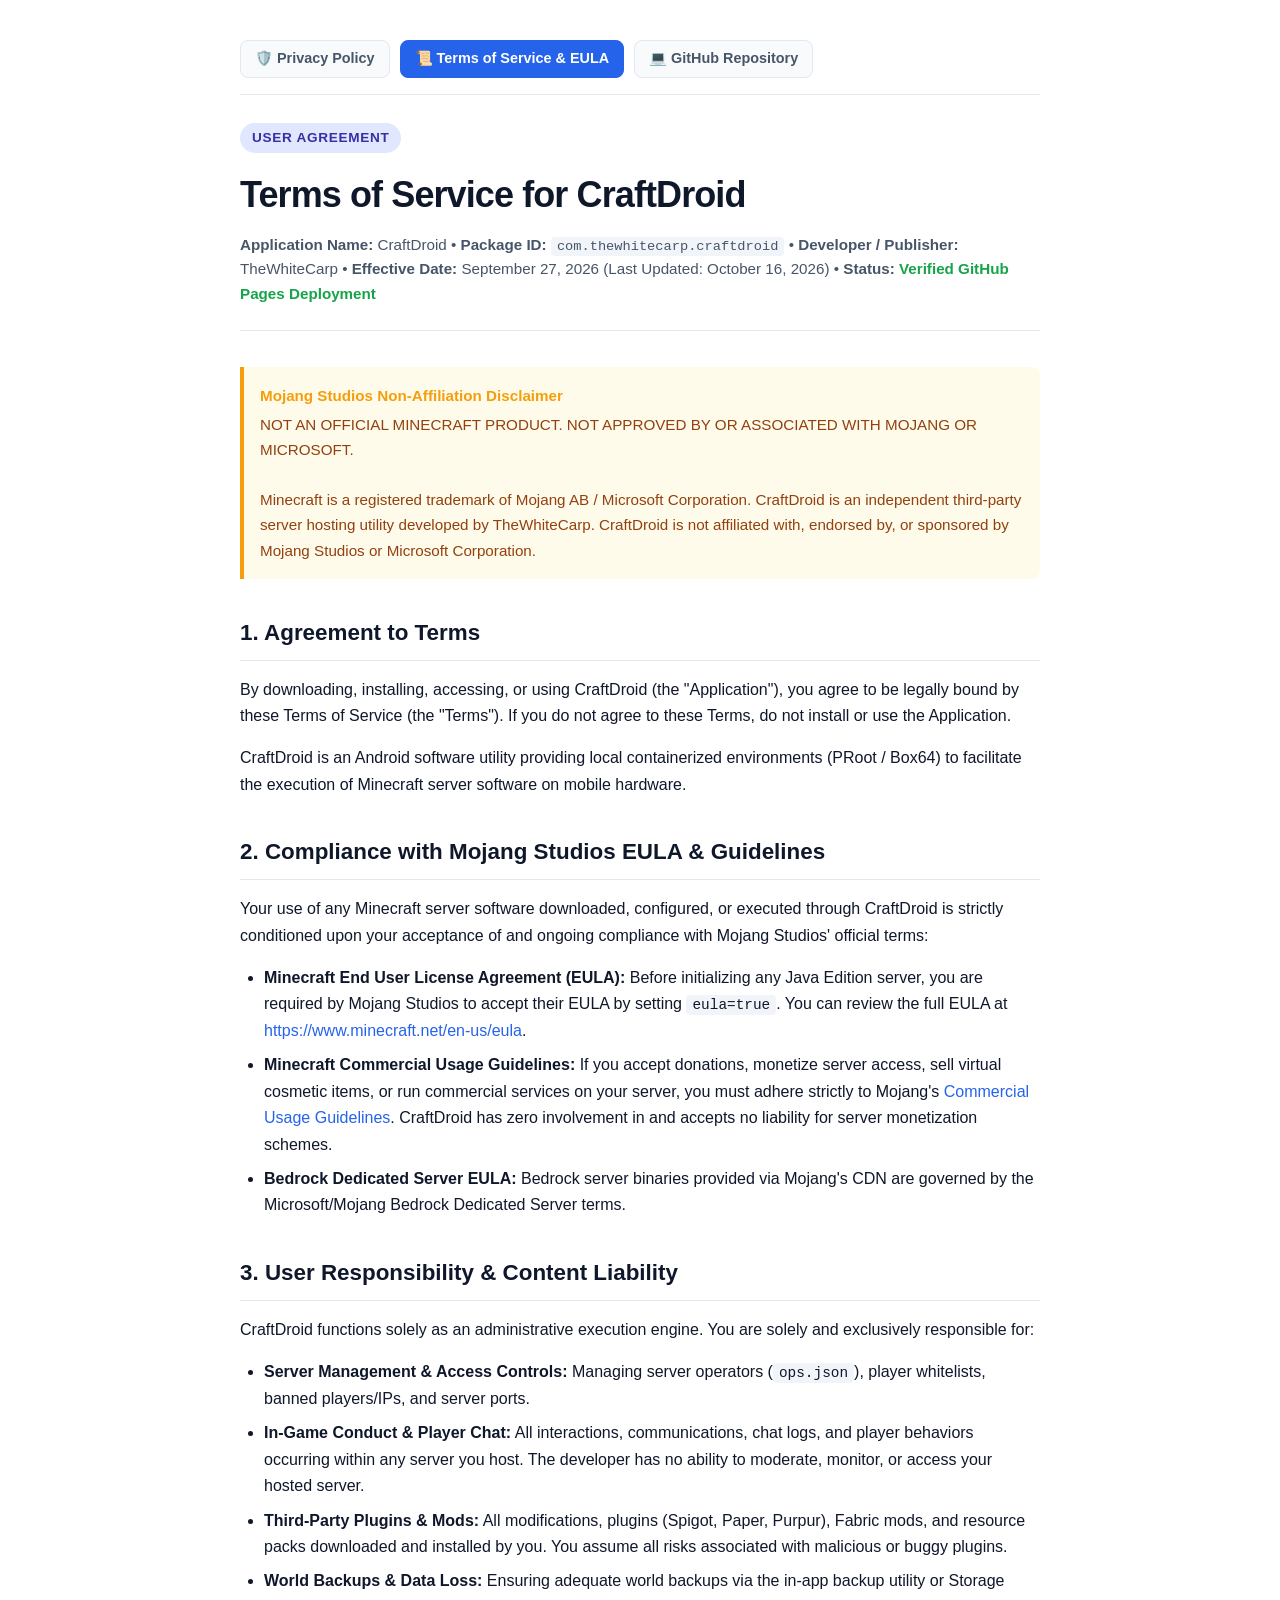
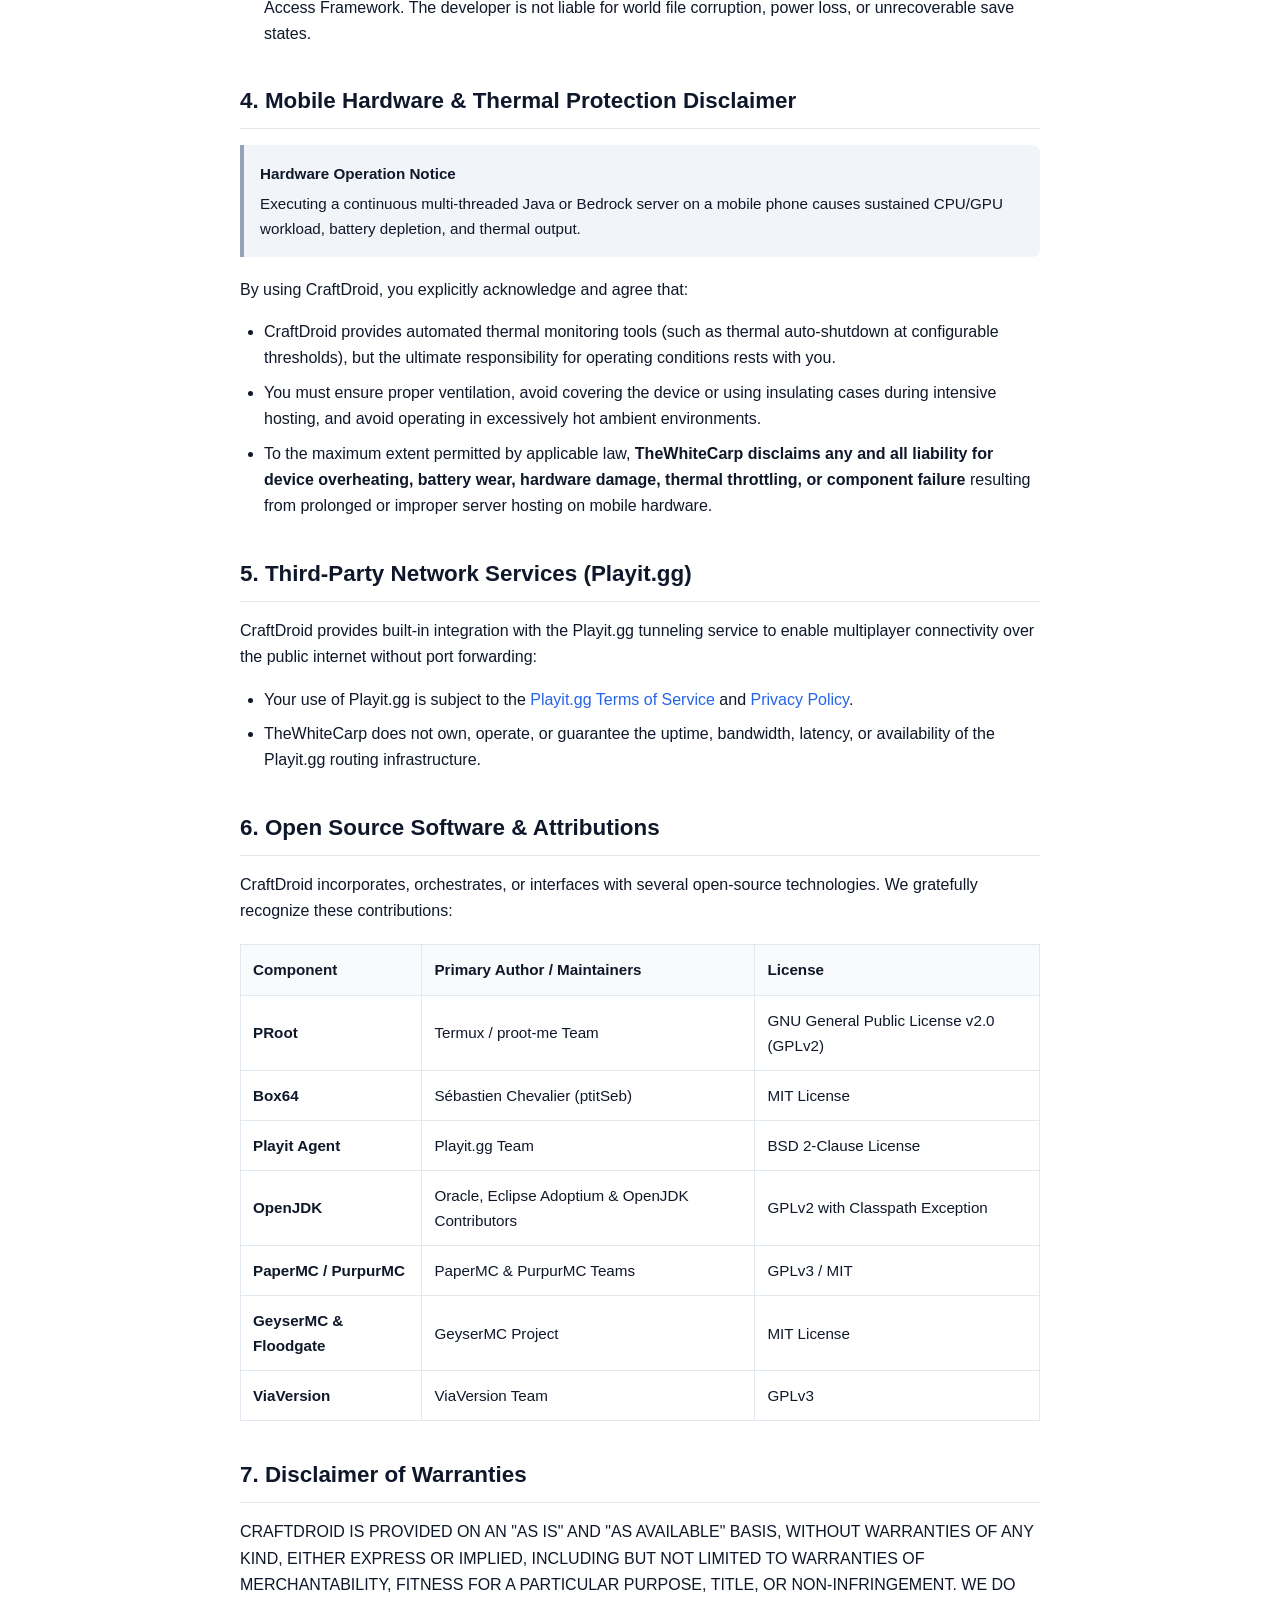
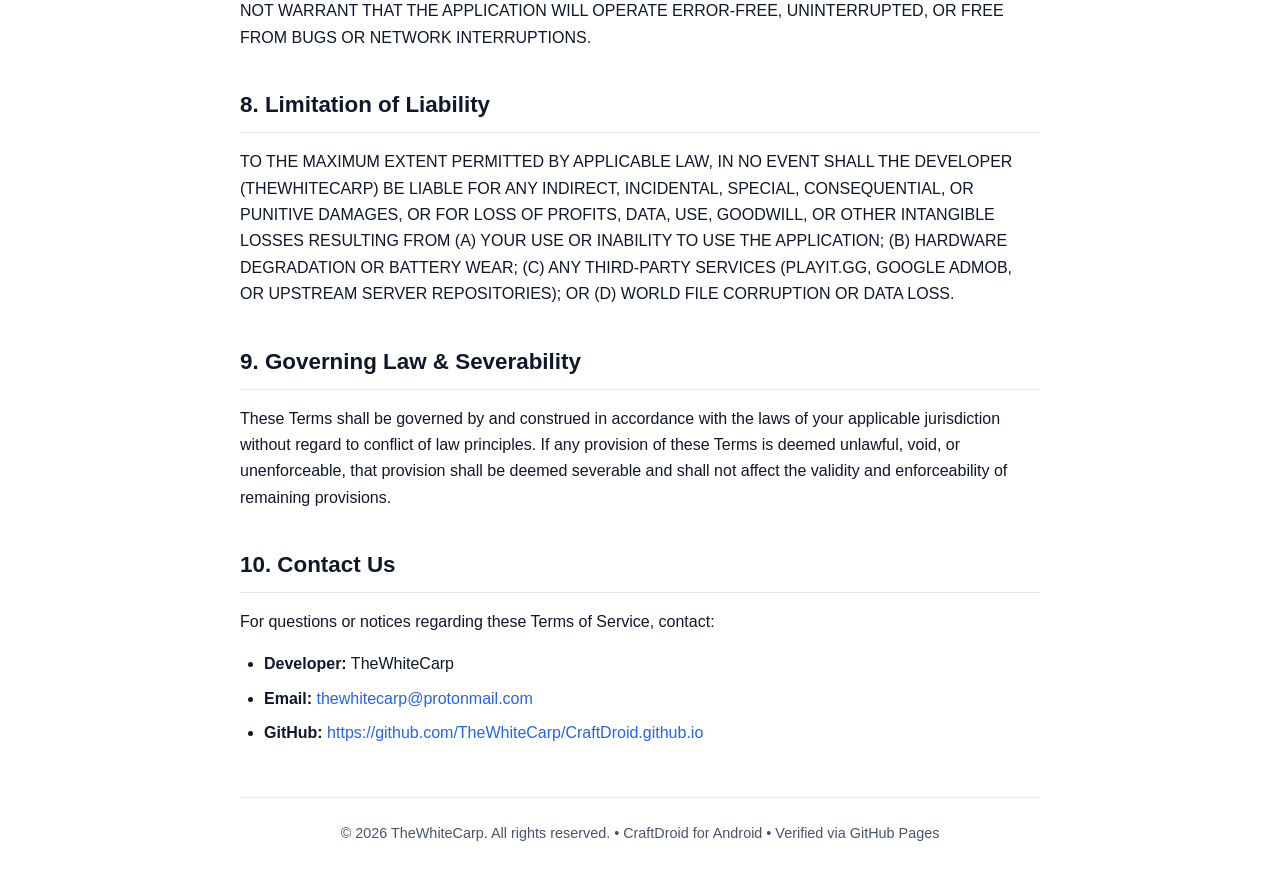
<file: terms.html>
<!DOCTYPE html>
<html lang="en">
<head>
  <meta charset="UTF-8">
  <meta name="viewport" content="width=device-width, initial-scale=1.0">
  <title>Terms of Service - CraftDroid</title>
  <meta name="description" content="Terms of Service, End User Agreement, and Mojang EULA Compliance for CraftDroid.">
  <link rel="canonical" href="https://thewhitecarp.github.io/CraftDroid.github.io/terms.html">
  <style>
    :root {
      --bg: #ffffff;
      --card-bg: #f8fafc;
      --text: #0f172a;
      --text-muted: #475569;
      --border: #e2e8f0;
      --primary: #2563eb;
      --primary-light: #eff6ff;
      --badge-bg: #e0e7ff;
      --badge-text: #3730a3;
      --callout-bg: #f1f5f9;
      --callout-border: #94a3b8;
      --code-bg: #f1f5f9;
      --warning-bg: #fffbeb;
      --warning-border: #f59e0b;
      --warning-text: #92400e;
    }

    @media (prefers-color-scheme: dark) {
      :root {
        --bg: #0b0f19;
        --card-bg: #111827;
        --text: #f3f4f6;
        --text-muted: #9ca3af;
        --border: #1f2937;
        --primary: #3b82f6;
        --primary-light: #1e293b;
        --badge-bg: #312e81;
        --badge-text: #c7d2fe;
        --callout-bg: #1e293b;
        --callout-border: #475569;
        --code-bg: #1f2937;
        --warning-bg: #1c1917;
        --warning-border: #d97706;
        --warning-text: #fef3c7;
      }
    }

    * {
      box-sizing: border-box;
      margin: 0;
      padding: 0;
    }

    body {
      font-family: -apple-system, BlinkMacSystemFont, "Segoe UI", Roboto, Helvetica, Arial, sans-serif;
      line-height: 1.65;
      color: var(--text);
      background-color: var(--bg);
      padding: 40px 20px;
    }

    .container {
      max-width: 800px;
      margin: 0 auto;
    }

    /* Top Navigation Tabs */
    .nav-tabs {
      display: flex;
      gap: 10px;
      margin-bottom: 28px;
      padding-bottom: 16px;
      border-bottom: 1px solid var(--border);
      flex-wrap: wrap;
    }

    .nav-tab {
      display: inline-flex;
      align-items: center;
      gap: 6px;
      padding: 6px 14px;
      border-radius: 8px;
      font-size: 0.9rem;
      font-weight: 600;
      color: var(--text-muted);
      background-color: var(--card-bg);
      border: 1px solid var(--border);
      text-decoration: none;
      transition: all 0.15s ease-in-out;
    }

    .nav-tab:hover {
      color: var(--primary);
      border-color: var(--primary);
      text-decoration: none;
    }

    .nav-tab.active {
      background-color: var(--primary);
      color: #ffffff;
      border-color: var(--primary);
    }

    header {
      border-bottom: 1px solid var(--border);
      padding-bottom: 24px;
      margin-bottom: 36px;
    }

    .app-badge {
      display: inline-block;
      padding: 4px 12px;
      border-radius: 9999px;
      background: var(--badge-bg);
      color: var(--badge-text);
      font-size: 0.85rem;
      font-weight: 600;
      text-transform: uppercase;
      letter-spacing: 0.05em;
      margin-bottom: 12px;
    }

    h1 {
      font-size: 2.25rem;
      font-weight: 800;
      letter-spacing: -0.025em;
      color: var(--text);
      margin-bottom: 8px;
    }

    .meta {
      font-size: 0.95rem;
      color: var(--text-muted);
      line-height: 1.6;
    }

    h2 {
      font-size: 1.4rem;
      font-weight: 700;
      margin-top: 36px;
      margin-bottom: 16px;
      padding-bottom: 8px;
      border-bottom: 1px solid var(--border);
      color: var(--text);
    }

    h3 {
      font-size: 1.15rem;
      font-weight: 600;
      margin-top: 20px;
      margin-bottom: 10px;
      color: var(--text);
    }

    p {
      margin-bottom: 16px;
      color: var(--text);
    }

    ul, ol {
      margin-bottom: 16px;
      padding-left: 24px;
      color: var(--text);
    }

    li {
      margin-bottom: 8px;
    }

    a {
      color: var(--primary);
      text-decoration: none;
    }

    a:hover {
      text-decoration: underline;
    }

    code {
      font-family: ui-monospace, SFMono-Regular, Menlo, Monaco, Consolas, monospace;
      font-size: 0.9em;
      background-color: var(--code-bg);
      padding: 2px 6px;
      border-radius: 4px;
    }

    .callout {
      background: var(--callout-bg);
      border-left: 4px solid var(--callout-border);
      padding: 16px;
      border-radius: 0 8px 8px 0;
      margin-bottom: 20px;
      font-size: 0.95rem;
    }

    .callout strong {
      display: block;
      margin-bottom: 4px;
      color: var(--text);
    }

    .callout-warning {
      background: var(--warning-bg);
      border-left-color: var(--warning-border);
      color: var(--warning-text);
    }

    .callout-warning strong {
      color: var(--warning-border);
    }

    table {
      width: 100%;
      border-collapse: collapse;
      margin: 20px 0;
      font-size: 0.95rem;
    }

    th, td {
      border: 1px solid var(--border);
      padding: 12px;
      text-align: left;
    }

    th {
      background-color: var(--card-bg);
      font-weight: 600;
    }

    footer {
      margin-top: 50px;
      padding-top: 24px;
      border-top: 1px solid var(--border);
      font-size: 0.9rem;
      color: var(--text-muted);
      text-align: center;
    }
  </style>
</head>
<body>

<div class="container">
  <nav class="nav-tabs" aria-label="Documentation Navigation">
    <a href="privacy.html" class="nav-tab">🛡️ Privacy Policy</a>
    <a href="terms.html" class="nav-tab active">📜 Terms of Service &amp; EULA</a>
    <a href="https://github.com/TheWhiteCarp/CraftDroid.github.io" target="_blank" rel="noopener" class="nav-tab">💻 GitHub Repository</a>
  </nav>

  <header>
    <span class="app-badge">User Agreement</span>
    <h1>Terms of Service for CraftDroid</h1>
    <div class="meta">
      <strong>Application Name:</strong> CraftDroid &bull; 
      <strong>Package ID:</strong> <code>com.thewhitecarp.craftdroid</code> &bull; 
      <strong>Developer / Publisher:</strong> TheWhiteCarp &bull; 
      <strong>Effective Date:</strong> September 27, 2026 (Last Updated: October 16, 2026) &bull; 
      <strong>Status:</strong> <span style="color: #16a34a; font-weight: 600;">Verified GitHub Pages Deployment</span>
    </div>
  </header>

  <main>
    <div class="callout callout-warning">
      <strong>Mojang Studios Non-Affiliation Disclaimer</strong>
      NOT AN OFFICIAL MINECRAFT PRODUCT. NOT APPROVED BY OR ASSOCIATED WITH MOJANG OR MICROSOFT.<br><br>
      Minecraft is a registered trademark of Mojang AB / Microsoft Corporation. CraftDroid is an independent third-party server hosting utility developed by TheWhiteCarp. CraftDroid is not affiliated with, endorsed by, or sponsored by Mojang Studios or Microsoft Corporation.
    </div>

    <section>
      <h2>1. Agreement to Terms</h2>
      <p>By downloading, installing, accessing, or using CraftDroid (the "Application"), you agree to be legally bound by these Terms of Service (the "Terms"). If you do not agree to these Terms, do not install or use the Application.</p>
      <p>CraftDroid is an Android software utility providing local containerized environments (PRoot / Box64) to facilitate the execution of Minecraft server software on mobile hardware.</p>
    </section>

    <section>
      <h2>2. Compliance with Mojang Studios EULA &amp; Guidelines</h2>
      <p>Your use of any Minecraft server software downloaded, configured, or executed through CraftDroid is strictly conditioned upon your acceptance of and ongoing compliance with Mojang Studios' official terms:</p>
      <ul>
        <li><strong>Minecraft End User License Agreement (EULA):</strong> Before initializing any Java Edition server, you are required by Mojang Studios to accept their EULA by setting <code>eula=true</code>. You can review the full EULA at <a href="https://www.minecraft.net/en-us/eula" target="_blank" rel="noopener">https://www.minecraft.net/en-us/eula</a>.</li>
        <li><strong>Minecraft Commercial Usage Guidelines:</strong> If you accept donations, monetize server access, sell virtual cosmetic items, or run commercial services on your server, you must adhere strictly to Mojang's <a href="https://www.minecraft.net/en-us/usage-guidelines" target="_blank" rel="noopener">Commercial Usage Guidelines</a>. CraftDroid has zero involvement in and accepts no liability for server monetization schemes.</li>
        <li><strong>Bedrock Dedicated Server EULA:</strong> Bedrock server binaries provided via Mojang's CDN are governed by the Microsoft/Mojang Bedrock Dedicated Server terms.</li>
      </ul>
    </section>

    <section>
      <h2>3. User Responsibility &amp; Content Liability</h2>
      <p>CraftDroid functions solely as an administrative execution engine. You are solely and exclusively responsible for:</p>
      <ul>
        <li><strong>Server Management &amp; Access Controls:</strong> Managing server operators (<code>ops.json</code>), player whitelists, banned players/IPs, and server ports.</li>
        <li><strong>In-Game Conduct &amp; Player Chat:</strong> All interactions, communications, chat logs, and player behaviors occurring within any server you host. The developer has no ability to moderate, monitor, or access your hosted server.</li>
        <li><strong>Third-Party Plugins &amp; Mods:</strong> All modifications, plugins (Spigot, Paper, Purpur), Fabric mods, and resource packs downloaded and installed by you. You assume all risks associated with malicious or buggy plugins.</li>
        <li><strong>World Backups &amp; Data Loss:</strong> Ensuring adequate world backups via the in-app backup utility or Storage Access Framework. The developer is not liable for world file corruption, power loss, or unrecoverable save states.</li>
      </ul>
    </section>

    <section>
      <h2>4. Mobile Hardware &amp; Thermal Protection Disclaimer</h2>
      <div class="callout">
        <strong>Hardware Operation Notice</strong>
        Executing a continuous multi-threaded Java or Bedrock server on a mobile phone causes sustained CPU/GPU workload, battery depletion, and thermal output.
      </div>
      <p>By using CraftDroid, you explicitly acknowledge and agree that:</p>
      <ul>
        <li>CraftDroid provides automated thermal monitoring tools (such as thermal auto-shutdown at configurable thresholds), but the ultimate responsibility for operating conditions rests with you.</li>
        <li>You must ensure proper ventilation, avoid covering the device or using insulating cases during intensive hosting, and avoid operating in excessively hot ambient environments.</li>
        <li>To the maximum extent permitted by applicable law, <strong>TheWhiteCarp disclaims any and all liability for device overheating, battery wear, hardware damage, thermal throttling, or component failure</strong> resulting from prolonged or improper server hosting on mobile hardware.</li>
      </ul>
    </section>

    <section>
      <h2>5. Third-Party Network Services (Playit.gg)</h2>
      <p>CraftDroid provides built-in integration with the Playit.gg tunneling service to enable multiplayer connectivity over the public internet without port forwarding:</p>
      <ul>
        <li>Your use of Playit.gg is subject to the <a href="https://playit.gg/terms" target="_blank" rel="noopener">Playit.gg Terms of Service</a> and <a href="https://playit.gg/privacy" target="_blank" rel="noopener">Privacy Policy</a>.</li>
        <li>TheWhiteCarp does not own, operate, or guarantee the uptime, bandwidth, latency, or availability of the Playit.gg routing infrastructure.</li>
      </ul>
    </section>

    <section>
      <h2>6. Open Source Software &amp; Attributions</h2>
      <p>CraftDroid incorporates, orchestrates, or interfaces with several open-source technologies. We gratefully recognize these contributions:</p>
      <table>
        <thead>
          <tr>
            <th>Component</th>
            <th>Primary Author / Maintainers</th>
            <th>License</th>
          </tr>
        </thead>
        <tbody>
          <tr>
            <td><strong>PRoot</strong></td>
            <td>Termux / proot-me Team</td>
            <td>GNU General Public License v2.0 (GPLv2)</td>
          </tr>
          <tr>
            <td><strong>Box64</strong></td>
            <td>Sébastien Chevalier (ptitSeb)</td>
            <td>MIT License</td>
          </tr>
          <tr>
            <td><strong>Playit Agent</strong></td>
            <td>Playit.gg Team</td>
            <td>BSD 2-Clause License</td>
          </tr>
          <tr>
            <td><strong>OpenJDK</strong></td>
            <td>Oracle, Eclipse Adoptium &amp; OpenJDK Contributors</td>
            <td>GPLv2 with Classpath Exception</td>
          </tr>
          <tr>
            <td><strong>PaperMC / PurpurMC</strong></td>
            <td>PaperMC &amp; PurpurMC Teams</td>
            <td>GPLv3 / MIT</td>
          </tr>
          <tr>
            <td><strong>GeyserMC &amp; Floodgate</strong></td>
            <td>GeyserMC Project</td>
            <td>MIT License</td>
          </tr>
          <tr>
            <td><strong>ViaVersion</strong></td>
            <td>ViaVersion Team</td>
            <td>GPLv3</td>
          </tr>
        </tbody>
      </table>
    </section>

    <section>
      <h2>7. Disclaimer of Warranties</h2>
      <p>CRAFTDROID IS PROVIDED ON AN "AS IS" AND "AS AVAILABLE" BASIS, WITHOUT WARRANTIES OF ANY KIND, EITHER EXPRESS OR IMPLIED, INCLUDING BUT NOT LIMITED TO WARRANTIES OF MERCHANTABILITY, FITNESS FOR A PARTICULAR PURPOSE, TITLE, OR NON-INFRINGEMENT. WE DO NOT WARRANT THAT THE APPLICATION WILL OPERATE ERROR-FREE, UNINTERRUPTED, OR FREE FROM BUGS OR NETWORK INTERRUPTIONS.</p>
    </section>

    <section>
      <h2>8. Limitation of Liability</h2>
      <p>TO THE MAXIMUM EXTENT PERMITTED BY APPLICABLE LAW, IN NO EVENT SHALL THE DEVELOPER (THEWHITECARP) BE LIABLE FOR ANY INDIRECT, INCIDENTAL, SPECIAL, CONSEQUENTIAL, OR PUNITIVE DAMAGES, OR FOR LOSS OF PROFITS, DATA, USE, GOODWILL, OR OTHER INTANGIBLE LOSSES RESULTING FROM (A) YOUR USE OR INABILITY TO USE THE APPLICATION; (B) HARDWARE DEGRADATION OR BATTERY WEAR; (C) ANY THIRD-PARTY SERVICES (PLAYIT.GG, GOOGLE ADMOB, OR UPSTREAM SERVER REPOSITORIES); OR (D) WORLD FILE CORRUPTION OR DATA LOSS.</p>
    </section>

    <section>
      <h2>9. Governing Law &amp; Severability</h2>
      <p>These Terms shall be governed by and construed in accordance with the laws of your applicable jurisdiction without regard to conflict of law principles. If any provision of these Terms is deemed unlawful, void, or unenforceable, that provision shall be deemed severable and shall not affect the validity and enforceability of remaining provisions.</p>
    </section>

    <section>
      <h2>10. Contact Us</h2>
      <p>For questions or notices regarding these Terms of Service, contact:</p>
      <ul>
        <li><strong>Developer:</strong> TheWhiteCarp</li>
        <li><strong>Email:</strong> <a href="mailto:thewhitecarp@protonmail.com">thewhitecarp@protonmail.com</a></li>
        <li><strong>GitHub:</strong> <a href="https://github.com/TheWhiteCarp/CraftDroid.github.io" target="_blank" rel="noopener">https://github.com/TheWhiteCarp/CraftDroid.github.io</a></li>
      </ul>
    </section>
  </main>

  <footer>
    &copy; 2026 TheWhiteCarp. All rights reserved. &bull; CraftDroid for Android &bull; Verified via GitHub Pages
  </footer>
</div>

</body>
</html>
</file>
